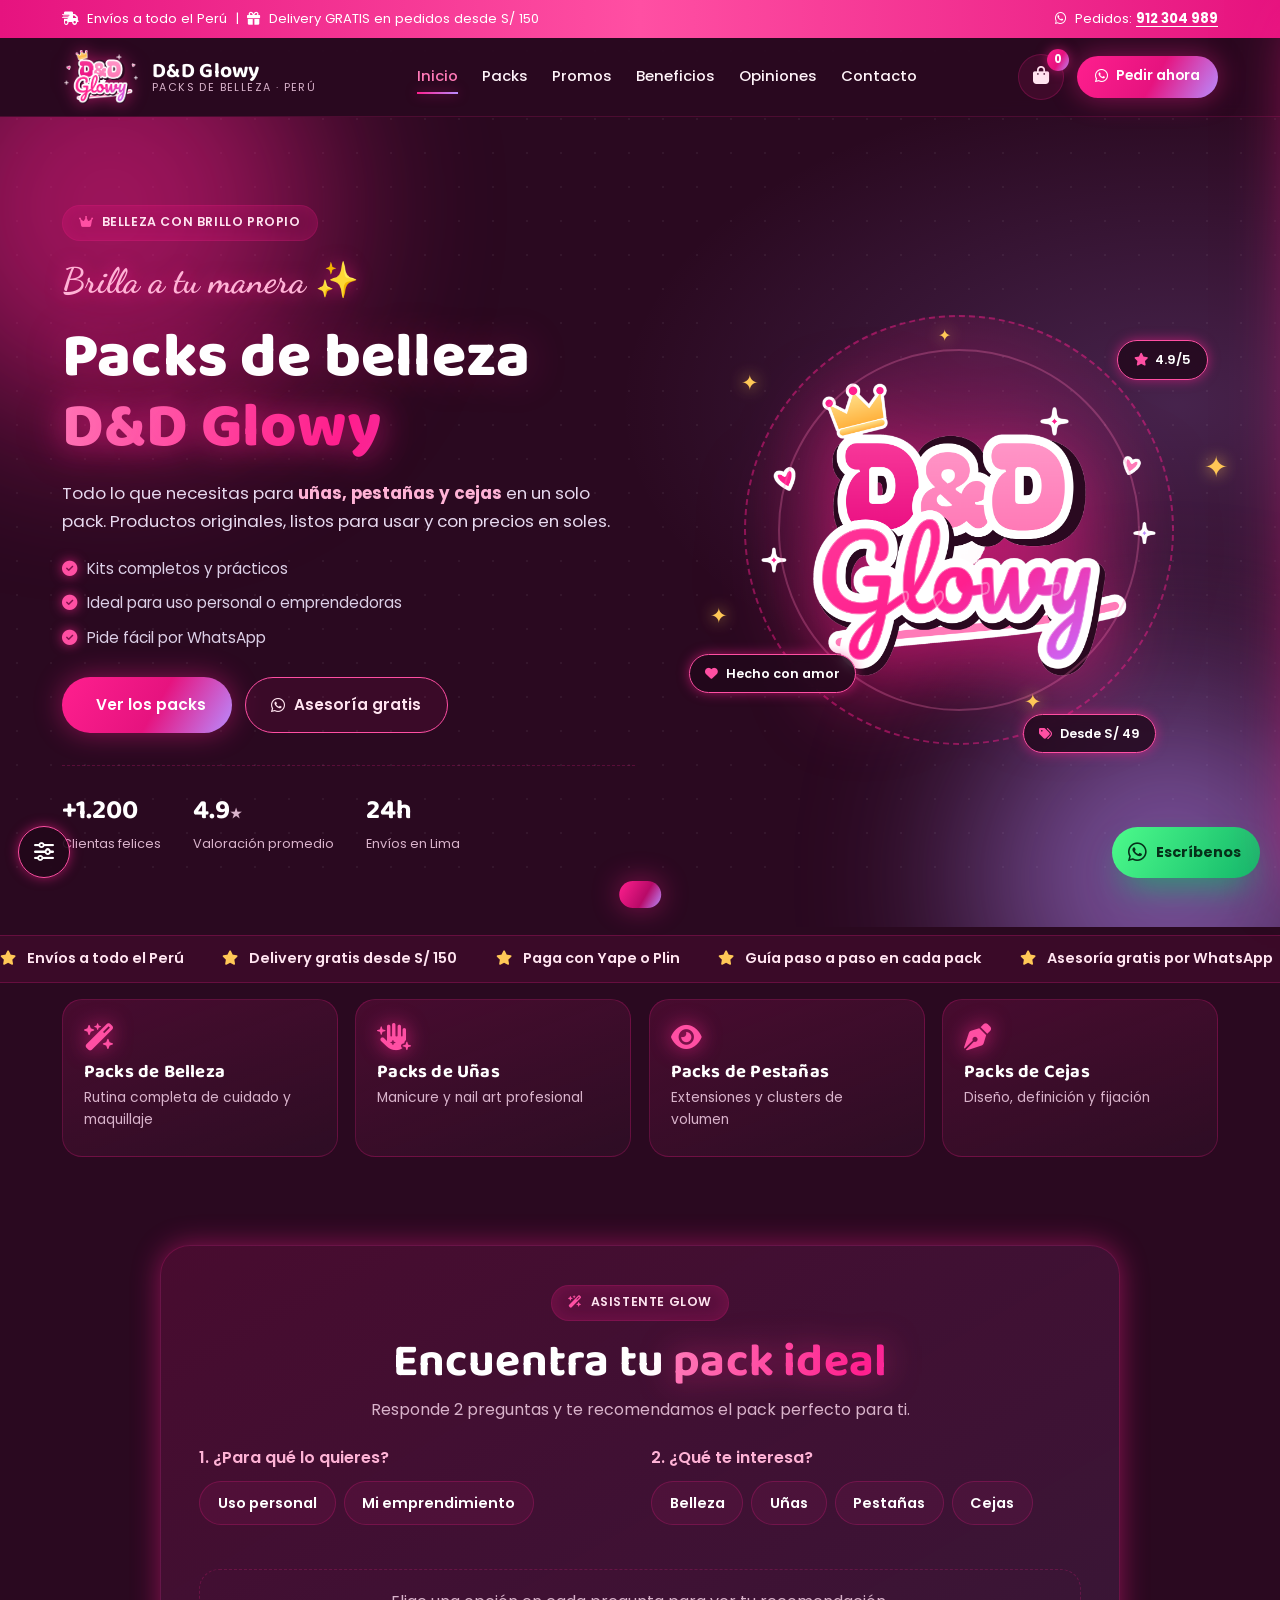
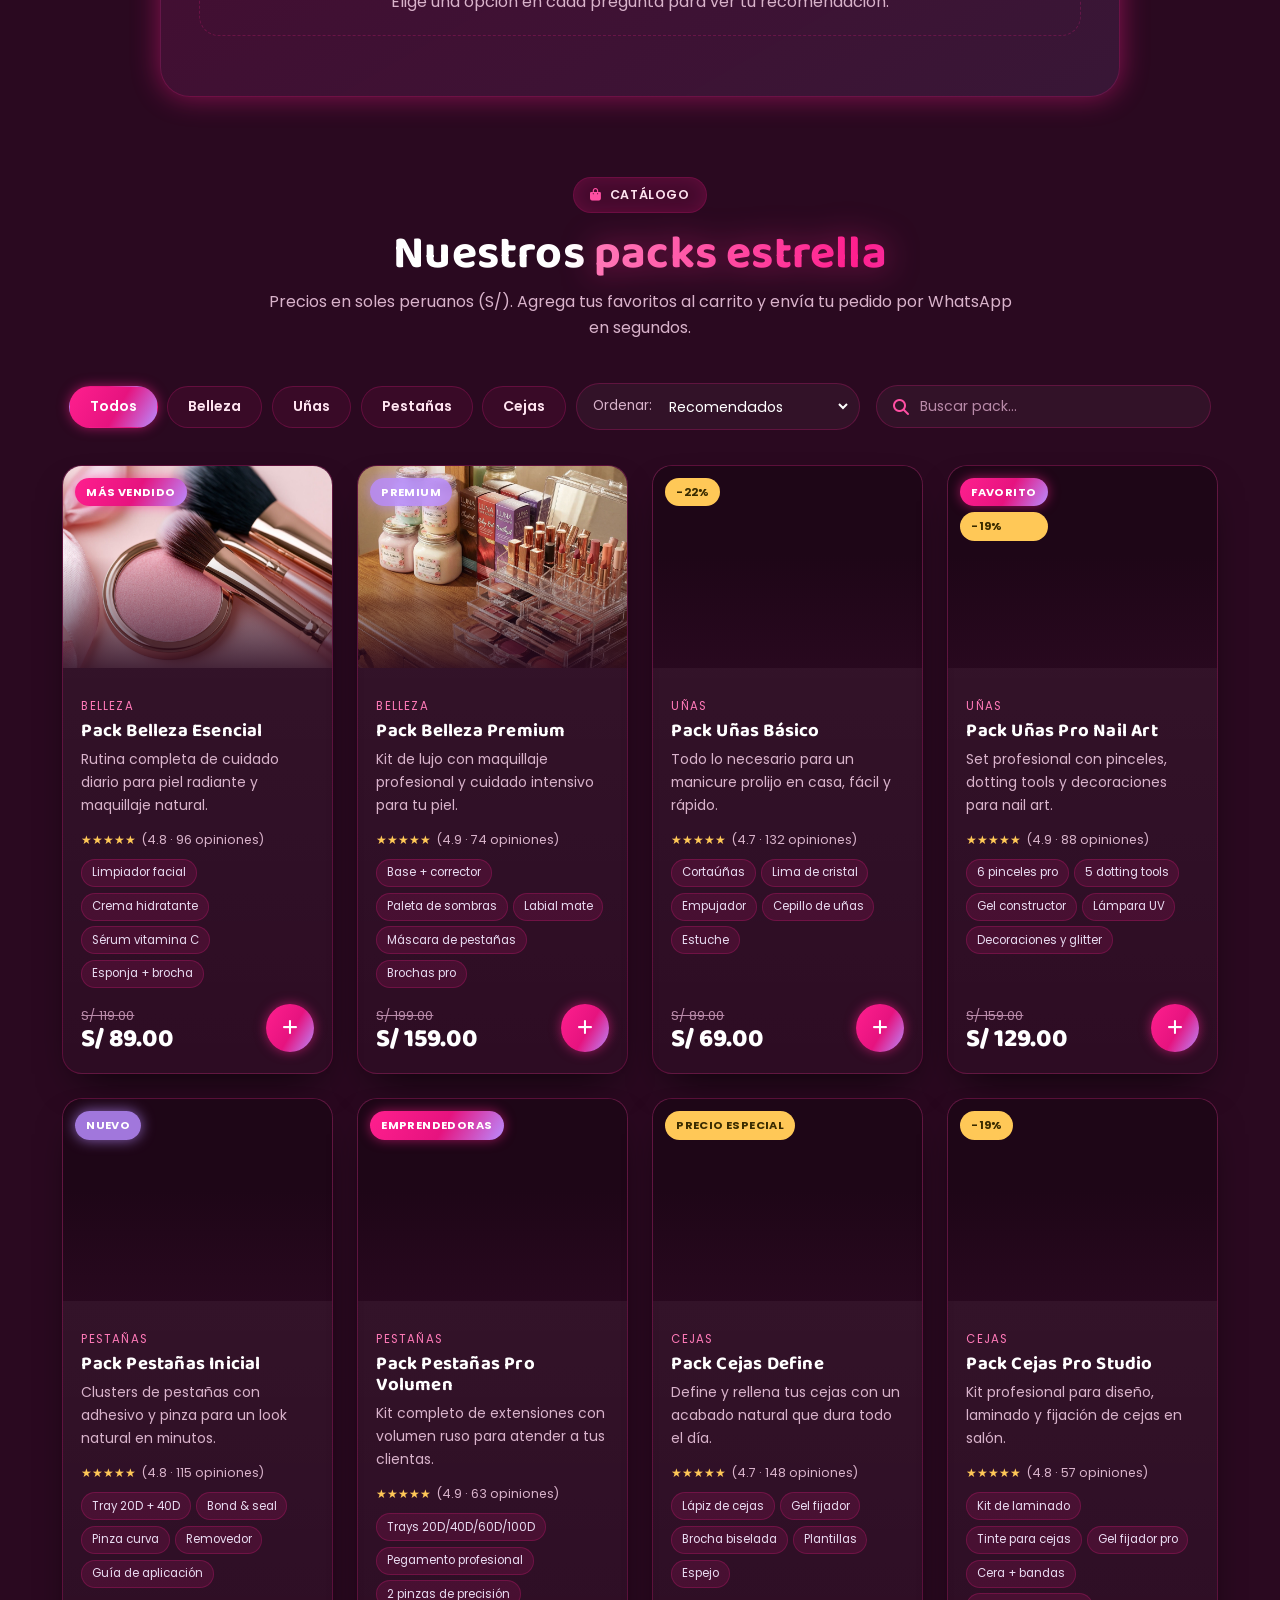
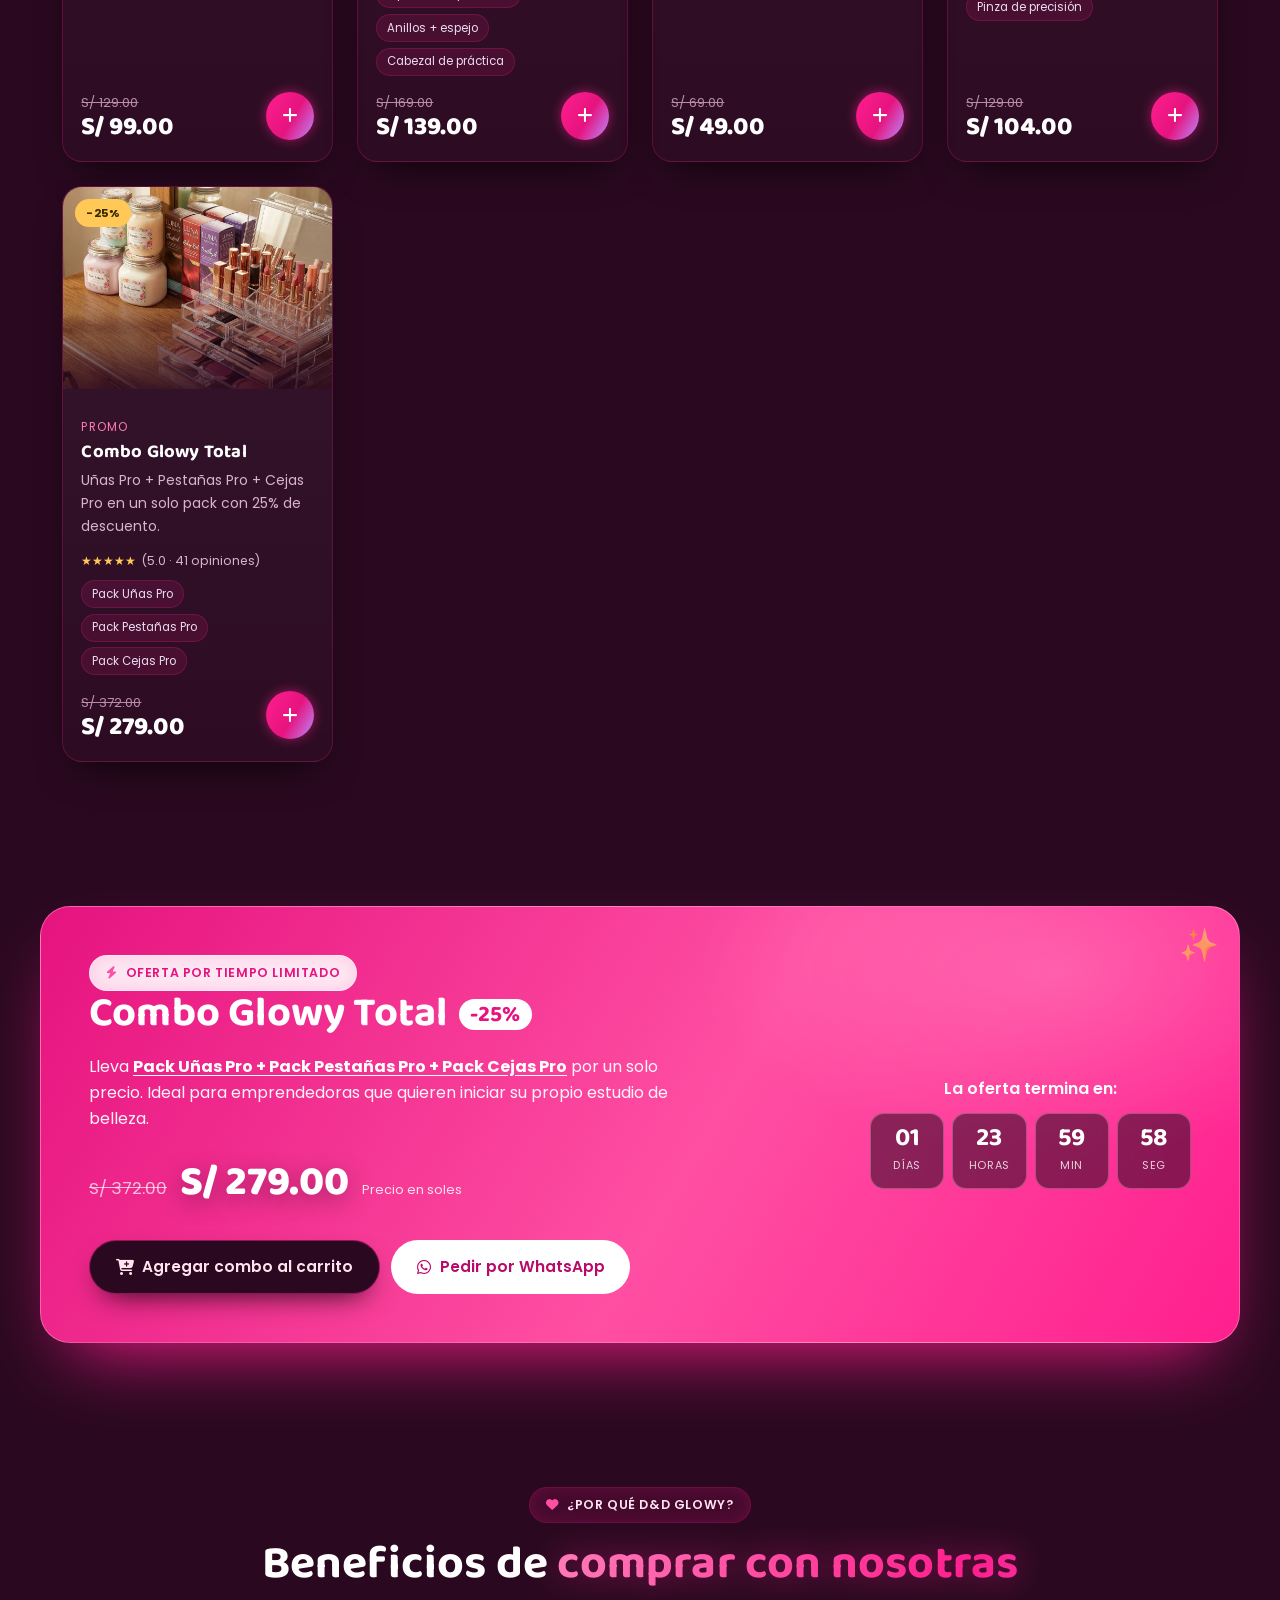
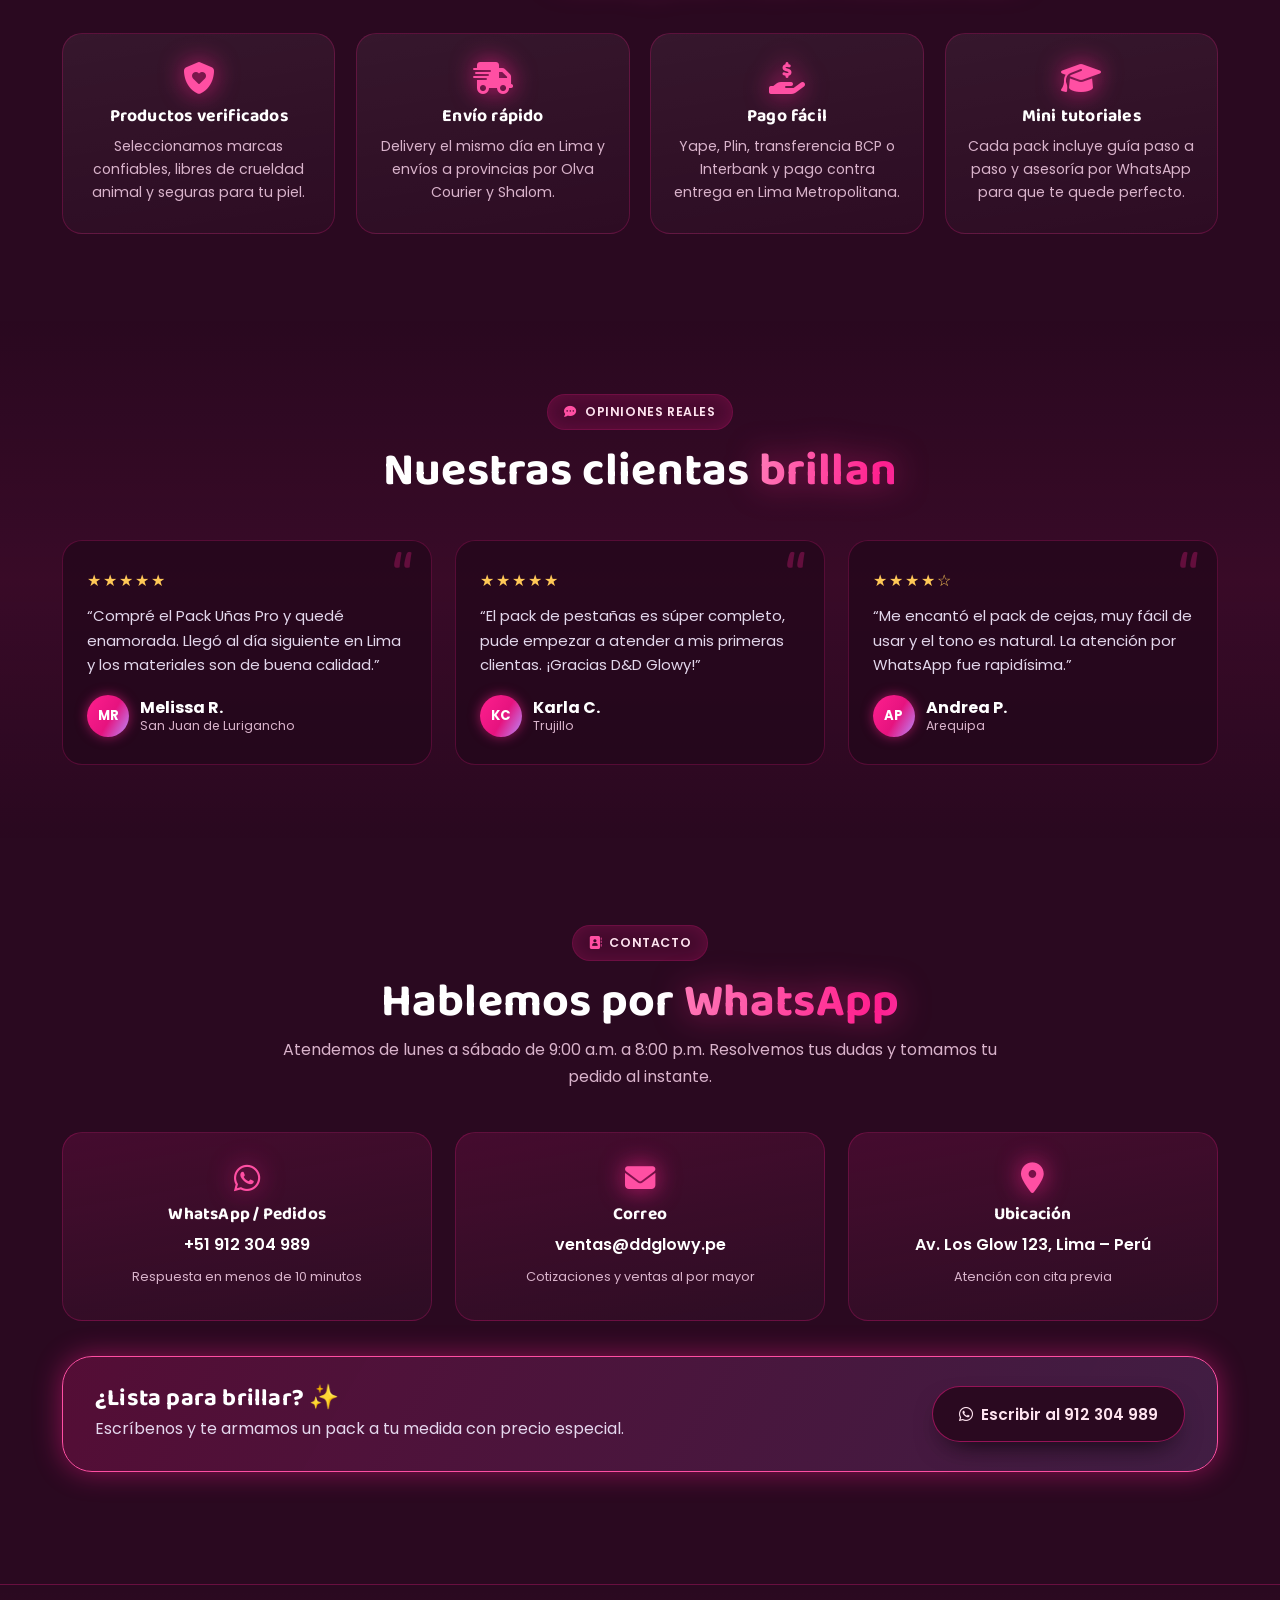
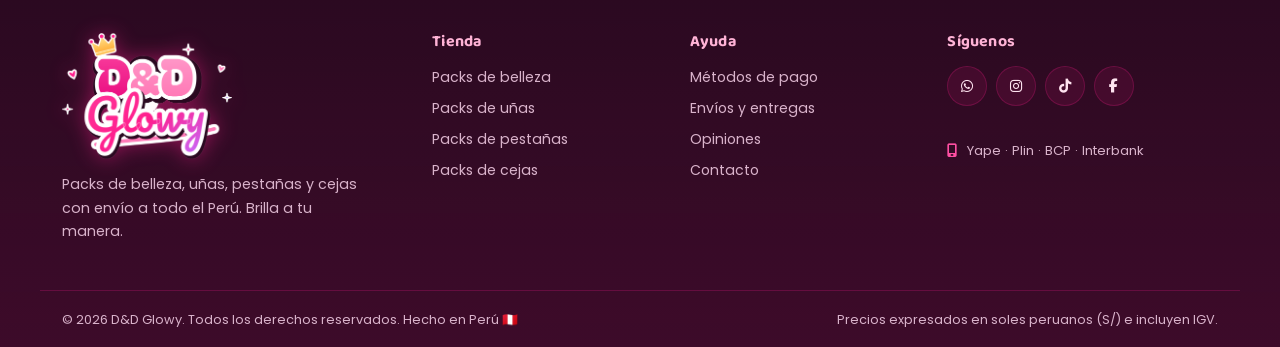
<file: dd-glowy-tienda.html>
<!DOCTYPE html>
<html lang="es">
<head>
<meta charset="UTF-8" />
<meta name="viewport" content="width=device-width, initial-scale=1.0" />
<title>D&D Glowy | Packs de Belleza, Uñas, Pestañas y Cejas en Perú</title>
<meta name="description" content="D&D Glowy - Tienda de packs de belleza en Perú. Packs para uñas, pestañas y cejas con envío a todo el país. Precios en soles. Pide por WhatsApp 912304989." />
<meta name="theme-color" content="#2A0920" />
<script>
/* Aplica las preferencias guardadas ANTES de pintar la página (evita parpadeos) */
try{
  var __p=JSON.parse(localStorage.getItem("ddglowy_prefs_v1")||"{}"),__r=document.documentElement;
  __r.dataset.theme=__p.theme||"dark";
  __r.dataset.text=__p.text||"md";
  __r.dataset.font=__p.font||"glowy";
  __r.dataset.motion=__p.motion||((window.matchMedia&&matchMedia("(prefers-reduced-motion: reduce)").matches)?"reduce":"full");
}catch(e){}
</script>
<link rel="icon" href="images/logo-dd-glowy.png" />
<link rel="preconnect" href="https://fonts.googleapis.com" />
<link rel="preconnect" href="https://fonts.gstatic.com" crossorigin />
<link href="https://fonts.googleapis.com/css2?family=Baloo+2:wght@500;600;700;800&family=Poppins:wght@300;400;500;600;700&family=Lexend:wght@400;500;600&family=Dancing+Script:wght@600;700&display=swap" rel="stylesheet" />
<link rel="stylesheet" href="https://cdn.jsdelivr.net/npm/@fortawesome/fontawesome-free@6.4.0/css/all.min.css" />
<link rel="stylesheet" href="https://cdn.jsdelivr.net/npm/aos@2.3.4/dist/aos.css" />
<style>
/* ============================================================
   D&D GLOWY · Estilos (todo en un solo archivo)
   Tema: "Glow Pink" — rosa, lila y dorado del logotipo + fondo ciruela
   ============================================================ */
:root{
  --pink-50: #fff4f9;--pink-100: #FFE4F0;--pink-200: #ffb3d6;--pink-300: #FF7AB8;
  --pink-400: #ff4fa3;--pink-500: #FF1F8E;--pink-600: #e6137f;--pink-700: #b80a68;
  --lilac: #B98CFF;
  --lilac-300: #d3b8ff;
  --gold: #FFC857;
  --plum: #2A0920;
  --ink-900: #2A0920;--ink-800: #340d29;--ink-700: #3f1432;--ink-600: #4b1c3d;--ink-500: #5c2549;
  --white:#ffffff;--muted:#d9b3cb;--line:rgba(255,31,142,.22);
  --glow-sm:0 0 12px rgba(255,31,142,.55);--glow-md:0 0 28px rgba(255,31,142,.45);--glow-lg:0 0 60px rgba(255,31,142,.35);
  --radius-sm:12px;--radius:20px;--radius-lg:30px;
  --font-display:"Baloo 2","Trebuchet MS",sans-serif;--font-body:"Poppins","Segoe UI",sans-serif;
  --shadow-card:0 18px 40px -18px rgba(0,0,0,.85);--maxw:1200px;--header-h:78px;
}
*,*::before,*::after{box-sizing:border-box}
html{scroll-behavior:smooth;-webkit-text-size-adjust:100%}
body{margin:0;font-family:var(--font-body);font-size:16px;line-height:1.65;color:var(--white);
  background:radial-gradient(1100px 600px at 12% -8%,rgba(255,31,142,.22),transparent 60%),
  radial-gradient(900px 520px at 92% 6%, rgba(185,140,255,.20),transparent 62%),var(--ink-900);overflow-x:hidden}
body::before{content:"";position:fixed;inset:0;background-image:radial-gradient(rgba(255,255,255,.055) 1px,transparent 1px);background-size:34px 34px;pointer-events:none;z-index:0}
img{max-width:100%;display:block}
a{color:inherit;text-decoration:none}
button{font-family:inherit;cursor:pointer;border:0;background:none;color:inherit}
ul{margin:0;padding:0;list-style:none}
h1,h2,h3,h4{font-family:var(--font-display);line-height:1.12;margin:0 0 .5rem;letter-spacing:.2px}
::selection{background:var(--pink-500);color:#fff}
::-webkit-scrollbar{width:11px}
::-webkit-scrollbar-track{background:var(--ink-800)}
::-webkit-scrollbar-thumb{background:linear-gradient(var(--pink-500),var(--pink-700));border-radius:20px;border:2px solid var(--ink-800)}
.container{width:100%;max-width:var(--maxw);margin:0 auto;padding:0 22px;position:relative;z-index:1}
.text-glow{background:linear-gradient(100deg,var(--pink-300),var(--pink-500) 45%,var(--lilac));-webkit-background-clip:text;background-clip:text;color:transparent;filter:drop-shadow(0 0 16px rgba(255,31,142,.5))}
.chip{display:inline-flex;align-items:center;gap:.5rem;padding:.42rem 1rem;border-radius:999px;font-size:.78rem;font-weight:600;letter-spacing:.6px;text-transform:uppercase;color:var(--pink-100);background:rgba(255,31,142,.12);border:1px solid var(--line);box-shadow:inset 0 0 18px rgba(255,31,142,.16)}
.chip i{color:var(--pink-400)}
.chip--light{background:rgba(255,255,255,.9);color:var(--pink-600);border-color:transparent}
.btn{display:inline-flex;align-items:center;justify-content:center;gap:.55rem;padding:.9rem 1.6rem;border-radius:999px;font-weight:600;font-size:.96rem;transition:transform .25s ease,box-shadow .25s ease,background .25s ease,color .25s ease;white-space:nowrap;position:relative;overflow:hidden}
.btn i{font-size:1.05em}
.btn--sm{padding:.6rem 1.1rem;font-size:.86rem}
.btn--block{width:100%}
.btn--primary{color:#fff;background:linear-gradient(120deg,var(--pink-500),var(--pink-600) 55%,var(--lilac));box-shadow:var(--glow-md)}
.btn--primary:hover{transform:translateY(-3px) scale(1.02);box-shadow:var(--glow-lg)}
.btn--ghost{color:var(--pink-100);border:1.6px solid var(--pink-400);background:rgba(255,31,142,.08)}
.btn--ghost:hover{background:rgba(255,31,142,.2);transform:translateY(-3px)}
.btn--dark{color:var(--pink-100);background:var(--ink-900);border:1.6px solid rgba(255,31,142,.5);box-shadow:0 12px 30px -14px #000}
.btn--dark:hover{transform:translateY(-3px);box-shadow:var(--glow-md)}
.btn--light{color:var(--pink-700);background:#fff}
.btn--light:hover{transform:translateY(-3px);box-shadow:0 12px 30px -10px rgba(0,0,0,.6)}
.btn--whatsapp{color:#06301a;background:linear-gradient(120deg,#4dfb8b,#12b76a);box-shadow:0 14px 32px -14px rgba(18,183,106,.8)}
.btn--whatsapp:hover{transform:translateY(-3px);box-shadow:0 18px 40px -12px rgba(18,183,106,.9)}
.topbar{background:linear-gradient(90deg,var(--pink-600),var(--pink-400),var(--pink-600));color:#fff;font-size:.82rem;position:relative;z-index:60}
.topbar__inner{display:flex;align-items:center;justify-content:space-between;gap:1rem;padding-top:.5rem;padding-bottom:.5rem}
.topbar p{margin:0}
.topbar i{margin-right:.3rem}
.topbar a{font-weight:700;text-decoration:underline;text-underline-offset:3px}
.topbar__phone{white-space:nowrap}
.header{position:sticky;top:0;z-index:50;backdrop-filter:blur(14px);background:rgba(42,9,32,.82);border-bottom:1px solid rgba(255,31,142,.16);transition:box-shadow .3s ease,background .3s ease}
.header.is-stuck{box-shadow:0 14px 34px -20px rgba(255,31,142,.9);background:rgba(42,9,32,.95)}
.header__inner{display:flex;align-items:center;justify-content:space-between;gap:1.2rem;min-height:var(--header-h)}
.brand{display:flex;align-items:center;gap:.75rem}
.brand__logo{width:78px;height:54px;object-fit:contain;filter:drop-shadow(0 0 8px rgba(255,31,142,.55))}
.brand__text{display:flex;flex-direction:column;line-height:1.05}
.brand__text strong{font-family:var(--font-display);font-size:1.32rem;letter-spacing:.3px}
.brand__text small{font-size:.68rem;color:var(--muted);letter-spacing:1.4px;text-transform:uppercase}
.nav{display:flex;align-items:center;gap:1.5rem}
.nav__link{font-size:.93rem;font-weight:500;color:var(--pink-50);position:relative;padding:.3rem 0;transition:color .2s ease}
.nav__link::after{content:"";position:absolute;left:0;bottom:0;height:2px;width:0;background:linear-gradient(90deg,var(--pink-500),var(--lilac));box-shadow:var(--glow-sm);transition:width .3s ease}
.nav__link:hover{color:var(--pink-300)}
.nav__link:hover::after,.nav__link.is-active::after{width:100%}
.nav__link.is-active{color:var(--pink-300)}
.header__actions{display:flex;align-items:center;gap:.8rem}
.cart-btn{position:relative;width:46px;height:46px;border-radius:50%;display:grid;place-items:center;font-size:1.15rem;color:var(--pink-100);border:1.6px solid var(--line);background:rgba(255,31,142,.1);transition:transform .2s ease,box-shadow .2s ease}
.cart-btn:hover{transform:translateY(-2px);box-shadow:var(--glow-sm)}
.cart-btn__count{position:absolute;top:-6px;right:-6px;min-width:22px;height:22px;padding:0 5px;border-radius:999px;background:linear-gradient(120deg,var(--pink-500),var(--pink-600) 55%,var(--lilac));color:#fff;font-size:.72rem;font-weight:700;display:grid;place-items:center;box-shadow:var(--glow-sm)}
.cart-btn__count.is-bump{animation:bump .45s ease}
@keyframes bump{0%{transform:scale(1)}40%{transform:scale(1.45)}100%{transform:scale(1)}}
.burger{display:none;flex-direction:column;gap:5px;padding:.55rem;border-radius:12px;border:1.6px solid var(--line)}
.burger span{display:block;width:22px;height:2.4px;border-radius:4px;background:var(--pink-200);transition:transform .3s ease,opacity .3s ease}
.burger.is-open span:nth-child(1){transform:translateY(7.4px) rotate(45deg)}
.burger.is-open span:nth-child(2){opacity:0}
.burger.is-open span:nth-child(3){transform:translateY(-7.4px) rotate(-45deg)}
.hero{position:relative;padding:clamp(3rem,7vw,5.5rem) 0 clamp(2.5rem,6vw,4.5rem);overflow:hidden}
.hero__glow{position:absolute;border-radius:50%;filter:blur(90px);opacity:.55;pointer-events:none;animation:pulse 7s ease-in-out infinite}
.hero__glow--one{width:420px;height:420px;background:#FF1F8E;top:-120px;left:-100px}
.hero__glow--two{width:380px;height:380px;background:#B98CFF;bottom:-140px;right:-80px;animation-delay:2.5s}
@keyframes pulse{0%,100%{transform:scale(1);opacity:.5}50%{transform:scale(1.16);opacity:.75}}
.hero__inner{display:grid;grid-template-columns:1.05fr .95fr;align-items:center;gap:clamp(2rem,5vw,4rem)}
.hero__title{font-size:clamp(2.3rem,5.4vw,3.9rem);font-weight:800;margin:.9rem 0 1rem;text-shadow:0 0 40px rgba(255,31,142,.25)}
.hero__lead{font-size:1.05rem;color:#e7d9ef;max-width:54ch;margin:0 0 1.3rem}
.hero__lead strong{color:var(--pink-200)}
.hero__list{display:grid;gap:.55rem;margin-bottom:1.7rem}
.hero__list li{display:flex;align-items:center;gap:.6rem;color:#dccfe6;font-size:.96rem}
.hero__list i{color:var(--pink-400);filter:drop-shadow(0 0 6px rgba(255,31,142,.8))}
.hero__cta{display:flex;flex-wrap:wrap;gap:.8rem;margin-bottom:2rem}
.hero__stats{display:flex;gap:2rem;flex-wrap:wrap;padding-top:1.4rem;border-top:1px dashed var(--line)}
.hero__stats div{display:flex;flex-direction:column}
.hero__stats strong{font-family:var(--font-display);font-size:1.7rem;color:#fff}
.hero__stats span{font-size:.8rem;color:var(--muted)}
.star{color:#FFC857}
.hero__art{position:relative;display:grid;place-items:center;min-height:360px}
.hero__logo-wrap{position:relative;width:min(100%,430px);aspect-ratio:1;border-radius:50%;display:grid;place-items:center;background:radial-gradient(circle at 50% 40%,rgba(255,31,142,.35),transparent 68%)}
.hero__logo-wrap::before,.hero__logo-wrap::after{content:"";position:absolute;inset:0;border-radius:50%;border:2px dashed rgba(255,31,142,.45);animation:spin 26s linear infinite}
.hero__logo-wrap::after{inset:34px;border-style:solid;border-color:rgba(255,122,184,.28);animation-direction:reverse;animation-duration:34s}
@keyframes spin{to{transform:rotate(360deg)}}
.hero__logo{width:92%;filter:drop-shadow(0 24px 38px rgba(255,31,142,.55));animation:floaty 5.5s ease-in-out infinite}
@keyframes floaty{0%,100%{transform:translateY(0) rotate(-1deg)}50%{transform:translateY(-16px) rotate(1deg)}}
.float-tag{position:absolute;padding:.5rem .95rem;border-radius:999px;font-size:.8rem;font-weight:600;color:#fff;background:rgba(34,8,27,.82);border:1.4px solid var(--pink-400);box-shadow:var(--glow-sm);backdrop-filter:blur(6px);animation:floaty 4.6s ease-in-out infinite}
.float-tag i{color:var(--pink-400);margin-right:.3rem}
.float-tag--1{top:6%;right:2%}
.float-tag--2{bottom:12%;left:-2%;animation-delay:1.1s}
.float-tag--3{bottom:-2%;right:12%;animation-delay:2s}
.categories{padding:1rem 0 .5rem}
.categories__grid{display:grid;grid-template-columns:repeat(4,1fr);gap:1.1rem}
.cat-card{padding:1.5rem 1.3rem;border-radius:var(--radius);background:linear-gradient(160deg,rgba(255,31,142,.14),rgba(255,255,255,.02));border:1px solid var(--line);text-align:left;cursor:pointer;transition:transform .28s ease,box-shadow .28s ease,border-color .28s ease}
.cat-card:hover{transform:translateY(-8px);box-shadow:var(--glow-md);border-color:var(--pink-400)}
.cat-card i{font-size:1.7rem;color:var(--pink-400);margin-bottom:.7rem;filter:drop-shadow(0 0 10px rgba(255,31,142,.8))}
.cat-card h3{font-size:1.15rem;margin-bottom:.25rem}
.cat-card p{margin:0;font-size:.86rem;color:var(--muted)}
.section{padding:clamp(3rem,7vw,5rem) 0;position:relative}
.section--alt{background:linear-gradient(180deg,transparent,rgba(255,31,142,.07),transparent)}
.section__head{text-align:center;max-width:760px;margin:0 auto 2.6rem}
.section__title{font-size:clamp(1.9rem,4vw,2.9rem);margin-top:1rem}
.section__sub{color:var(--muted);font-size:1rem;margin:.4rem 0 0}
.filters{display:flex;flex-wrap:wrap;align-items:center;justify-content:center;gap:.6rem;margin-bottom:2.2rem}
.filter{padding:.6rem 1.25rem;border-radius:999px;font-size:.88rem;font-weight:600;color:var(--pink-100);border:1.5px solid var(--line);background:rgba(255,31,142,.07);transition:all .25s ease}
.filter:hover{background:rgba(255,31,142,.2);transform:translateY(-2px)}
.filter.is-active{color:#fff;background:linear-gradient(120deg,var(--pink-500),var(--pink-600) 55%,var(--lilac));border-color:transparent;box-shadow:var(--glow-sm)}
.filters__search{display:flex;align-items:center;gap:.55rem;padding:.55rem 1rem;border-radius:999px;border:1.5px solid var(--line);background:rgba(255,255,255,.04);margin-left:.4rem}
.filters__search i{color:var(--pink-400)}
.filters__search input{border:0;outline:0;background:transparent;color:#fff;font-family:inherit;font-size:.88rem;min-width:190px}
.filters__search input::placeholder{color:#b98aa9}
.grid-products{display:grid;grid-template-columns:repeat(auto-fill,minmax(260px,1fr));gap:1.5rem}
.product{position:relative;display:flex;flex-direction:column;border-radius:var(--radius);overflow:hidden;background:linear-gradient(180deg,rgba(255,255,255,.055),rgba(255,255,255,.015));border:1px solid var(--line);box-shadow:var(--shadow-card);transition:transform .3s ease,box-shadow .3s ease,border-color .3s ease;animation:fadeUp .5s ease both}
@keyframes fadeUp{from{opacity:0;transform:translateY(18px)}to{opacity:1;transform:translateY(0)}}
.product:hover{transform:translateY(-8px);border-color:var(--pink-400);box-shadow:0 26px 55px -22px rgba(255,31,142,.85)}
.product__media{position:relative;overflow:hidden;aspect-ratio:4/3;background:#1e0617}
.product__media img{width:100%;height:100%;object-fit:cover;transition:transform .55s ease}
.product:hover .product__media img{transform:scale(1.09)}
.product__media::after{content:"";position:absolute;inset:0;background:linear-gradient(180deg,transparent 45%,rgba(42,9,32,.85))}
.product__badges{position:absolute;top:.75rem;left:.75rem;display:flex;flex-direction:column;gap:.4rem;z-index:2}
.badge{padding:.3rem .7rem;border-radius:999px;font-size:.7rem;font-weight:700;letter-spacing:.4px;text-transform:uppercase;color:#fff;backdrop-filter:blur(4px)}
.badge--new{background:rgba(185,140,255,.85);box-shadow:0 0 14px rgba(185,140,255,.7)}
.badge--hot{background:linear-gradient(120deg,var(--pink-500),var(--pink-600) 55%,var(--lilac));box-shadow:var(--glow-sm)}
.badge--off{background:#FFC857;color:#3a2c00}
.product__body{padding:1.1rem 1.15rem 1.35rem;display:flex;flex-direction:column;flex:1}
.product__cat{font-size:.72rem;letter-spacing:1.2px;text-transform:uppercase;color:var(--pink-300);margin-bottom:.3rem}
.product__name{font-size:1.16rem;margin-bottom:.4rem}
.product__desc{font-size:.87rem;color:var(--muted);margin:0 0 .8rem}
.product__includes{display:flex;flex-wrap:wrap;gap:.35rem;margin-bottom:1rem}
.product__includes span{font-size:.72rem;padding:.22rem .6rem;border-radius:999px;color:#e9dcf2;background:rgba(255,31,142,.12);border:1px solid var(--line)}
.product__foot{margin-top:auto;display:flex;align-items:flex-end;justify-content:space-between;gap:.6rem}
.product__prices{display:flex;flex-direction:column}
.price-old{font-size:.82rem;color:#b98aa9;text-decoration:line-through}
.price-now{font-family:var(--font-display);font-size:1.6rem;font-weight:800;color:#fff;line-height:1}
.price-now small{font-size:.62em;color:var(--pink-300)}
.product__add{width:48px;height:48px;border-radius:50%;display:grid;place-items:center;font-size:1.05rem;color:#fff;background:linear-gradient(120deg,var(--pink-500),var(--pink-600) 55%,var(--lilac));box-shadow:var(--glow-sm);transition:transform .22s ease,box-shadow .22s ease;flex-shrink:0}
.product__add:hover{transform:scale(1.12) rotate(-8deg);box-shadow:var(--glow-lg)}
.product__rating{display:flex;align-items:center;gap:.3rem;font-size:.78rem;color:#FFC857;margin-bottom:.55rem}
.product__rating span{color:var(--muted)}
.empty-state{text-align:center;color:var(--muted);padding:2.5rem 1rem;border:1px dashed var(--line);border-radius:var(--radius)}
.empty-state i{color:var(--pink-400);margin-right:.4rem}
.promo{padding:clamp(2.5rem,6vw,4rem) 0}
.promo__inner{display:grid;grid-template-columns:1.4fr .6fr;gap:2rem;align-items:center;padding:clamp(1.8rem,4vw,3rem);border-radius:var(--radius-lg);background:radial-gradient(600px 300px at 85% 15%,rgba(255,255,255,.18),transparent 60%),linear-gradient(120deg,var(--pink-600),var(--pink-400) 55%,var(--pink-500));box-shadow:0 34px 70px -30px rgba(255,31,142,.95);border:1px solid rgba(255,255,255,.28);position:relative;overflow:hidden}
.promo__inner::after{content:"✨";position:absolute;top:12px;right:20px;font-size:2rem;opacity:.55}
.promo__text h2{font-size:clamp(1.7rem,3.6vw,2.6rem);color:#fff;display:flex;align-items:center;gap:.7rem;flex-wrap:wrap}
.promo__off{font-size:.55em;padding:.18rem .7rem;border-radius:999px;background:#fff;color:var(--pink-600)}
.promo__text p{color:rgba(255,255,255,.95);max-width:60ch}
.promo__text strong{color:#fff;text-decoration:underline;text-underline-offset:3px}
.promo__price{display:flex;align-items:baseline;gap:.8rem;flex-wrap:wrap;margin:1rem 0 1.4rem}
.promo__price .price-old{color:rgba(255,255,255,.7);font-size:1.05rem}
.promo__price .price-new{font-family:var(--font-display);font-size:2.6rem;font-weight:800;color:#fff;text-shadow:0 6px 24px rgba(0,0,0,.35)}
.promo__price small{color:rgba(255,255,255,.85);font-size:.8rem}
.promo__cta{display:flex;flex-wrap:wrap;gap:.7rem}
.promo__timer{text-align:center}
.promo__timer>p{color:#fff;font-weight:600;margin-bottom:.7rem}
.timer{display:grid;grid-template-columns:repeat(4,1fr);gap:.5rem}
.timer div{background:rgba(42,9,32,.55);border:1px solid rgba(255,255,255,.25);border-radius:14px;padding:.7rem .3rem;backdrop-filter:blur(6px)}
.timer strong{display:block;font-family:var(--font-display);font-size:1.6rem;color:#fff;line-height:1}
.timer span{font-size:.68rem;color:rgba(255,255,255,.8);text-transform:uppercase;letter-spacing:.6px}
.benefits{display:grid;grid-template-columns:repeat(4,1fr);gap:1.3rem}
.benefit{padding:1.8rem 1.4rem;border-radius:var(--radius);background:linear-gradient(170deg,rgba(255,255,255,.06),rgba(255,255,255,.015));border:1px solid var(--line);text-align:center;transition:transform .28s ease,box-shadow .28s ease}
.benefit:hover{transform:translateY(-7px);box-shadow:var(--glow-md)}
.benefit i{font-size:2rem;color:var(--pink-400);margin-bottom:.8rem;filter:drop-shadow(0 0 12px rgba(255,31,142,.85))}
.benefit h3{font-size:1.1rem}
.benefit p{font-size:.88rem;color:var(--muted);margin:0}
.testimonials{display:grid;grid-template-columns:repeat(3,1fr);gap:1.4rem}
.testimonial{padding:1.7rem 1.5rem;border-radius:var(--radius);background:rgba(34,8,27,.72);border:1px solid var(--line);position:relative;transition:transform .28s ease,box-shadow .28s ease}
.testimonial:hover{transform:translateY(-6px);box-shadow:var(--glow-md)}
.testimonial::before{content:"\201C";position:absolute;top:.1rem;right:1.2rem;font-family:var(--font-display);font-size:4.6rem;color:rgba(255,31,142,.28);line-height:1}
.testimonial__stars{color:#FFC857;letter-spacing:2px;margin-bottom:.6rem}
.testimonial p{font-size:.93rem;color:#e3d7ec;margin:0 0 1.1rem}
.testimonial footer{display:flex;align-items:center;gap:.7rem}
.avatar{width:42px;height:42px;border-radius:50%;display:grid;place-items:center;font-weight:700;font-size:.82rem;color:#fff;background:linear-gradient(120deg,var(--pink-500),var(--pink-600) 55%,var(--lilac));box-shadow:var(--glow-sm);flex-shrink:0}
.testimonial footer span:last-child{display:flex;flex-direction:column;line-height:1.25}
.testimonial footer small{color:var(--muted);font-size:.78rem}
.contact{display:grid;grid-template-columns:repeat(3,1fr);gap:1.4rem;margin-bottom:2.2rem}
.contact__card{padding:1.9rem 1.5rem;border-radius:var(--radius);text-align:center;background:linear-gradient(170deg,rgba(255,31,142,.13),rgba(255,255,255,.02));border:1px solid var(--line);transition:transform .28s ease,box-shadow .28s ease}
.contact__card:hover{transform:translateY(-7px);box-shadow:var(--glow-md)}
.contact__card i{font-size:1.9rem;color:var(--pink-400);margin-bottom:.7rem;filter:drop-shadow(0 0 12px rgba(255,31,142,.85))}
.contact__card h3{font-size:1.08rem}
.contact__card p{margin:.2rem 0 .3rem;font-weight:600}
.contact__card a:hover{color:var(--pink-300)}
.contact__card small{color:var(--muted);font-size:.8rem}
.contact__banner{display:flex;align-items:center;justify-content:space-between;gap:1.5rem;flex-wrap:wrap;padding:1.8rem 2rem;border-radius:var(--radius-lg);background:linear-gradient(120deg,rgba(255,31,142,.2),rgba(185,140,255,.16));border:1px solid var(--pink-400);box-shadow:var(--glow-md)}
.contact__banner h3{font-size:1.5rem;margin-bottom:.2rem}
.contact__banner p{margin:0;color:#e5d8ee}
.footer{margin-top:2rem;padding-top:3rem;background:linear-gradient(180deg,transparent,rgba(255,31,142,.09));border-top:1px solid var(--line)}
.footer__inner{display:grid;grid-template-columns:1.5fr 1fr 1fr 1.2fr;gap:2rem;padding-bottom:2rem}
.footer__brand img{width:170px;margin-bottom:.9rem;filter:drop-shadow(0 0 10px rgba(255,31,142,.45))}
.footer__brand p{color:var(--muted);font-size:.89rem;max-width:34ch}
.footer__col{display:flex;flex-direction:column;gap:.5rem}
.footer__col h4{font-size:1rem;margin-bottom:.4rem;color:var(--pink-200)}
.footer__col a{color:var(--muted);font-size:.88rem;transition:color .2s ease,padding-left .2s ease}
.footer__col a:hover{color:var(--pink-300);padding-left:4px}
.socials{display:flex;gap:.55rem;margin-bottom:.8rem}
.socials a{width:40px;height:40px;border-radius:50%;display:grid;place-items:center;color:var(--pink-100);border:1.5px solid var(--line);background:rgba(255,31,142,.1);transition:transform .22s ease,box-shadow .22s ease}
.socials a:hover{transform:translateY(-4px);box-shadow:var(--glow-sm)}
.footer__pay{color:var(--muted);font-size:.82rem}
.footer__pay i{color:var(--pink-400);margin-right:.35rem}
.footer__bottom{display:flex;align-items:center;justify-content:space-between;gap:1rem;flex-wrap:wrap;padding:1.1rem 22px;border-top:1px solid var(--line);font-size:.8rem;color:var(--muted)}
.footer__bottom p{margin:0}
.whatsapp-float{position:fixed;right:20px;bottom:22px;z-index:70;display:inline-flex;align-items:center;gap:.55rem;padding:.85rem 1.2rem .85rem 1rem;border-radius:999px;font-weight:700;font-size:.9rem;color:#06301a;background:linear-gradient(120deg,#4dfb8b,#12b76a);box-shadow:0 16px 34px -12px rgba(18,183,106,.95);animation:pulseGlow 2.4s ease-in-out infinite}
.whatsapp-float i{font-size:1.35rem}
.whatsapp-float:hover{transform:translateY(-3px) scale(1.03)}
@keyframes pulseGlow{0%,100%{box-shadow:0 16px 34px -12px rgba(18,183,106,.9)}50%{box-shadow:0 16px 40px -6px rgba(77,251,139,.95)}}
.cart-overlay{position:fixed;inset:0;z-index:90;background:rgba(20,3,14,.72);backdrop-filter:blur(3px);animation:fadeIn .25s ease}
@keyframes fadeIn{from{opacity:0}to{opacity:1}}
.cart{position:fixed;top:0;right:0;z-index:95;width:min(420px,100%);height:100%;display:flex;flex-direction:column;background:linear-gradient(180deg,var(--ink-800),var(--ink-900));border-left:1px solid var(--line);box-shadow:-24px 0 60px -20px rgba(255,31,142,.6);transform:translateX(105%);transition:transform .38s cubic-bezier(.2,.8,.3,1)}
.cart.is-open{transform:translateX(0)}
.cart__head{display:flex;align-items:center;justify-content:space-between;padding:1.2rem 1.4rem;border-bottom:1px solid var(--line)}
.cart__head h2{font-size:1.25rem;margin:0;display:flex;align-items:center;gap:.55rem}
.cart__head i{color:var(--pink-400)}
.cart__close{width:38px;height:38px;border-radius:50%;display:grid;place-items:center;font-size:1.15rem;border:1.5px solid var(--line);transition:background .2s ease,transform .2s ease}
.cart__close:hover{background:rgba(255,31,142,.2);transform:rotate(90deg)}
.cart__body{flex:1;overflow-y:auto;padding:1rem 1.4rem;display:flex;flex-direction:column;gap:.9rem}
.cart-empty{text-align:center;color:var(--muted);padding:2.5rem .5rem}
.cart-empty i{font-size:2.6rem;color:var(--pink-500);display:block;margin-bottom:.8rem;filter:drop-shadow(0 0 14px rgba(255,31,142,.8))}
.cart-item{display:grid;grid-template-columns:68px 1fr auto;gap:.8rem;align-items:center;padding:.7rem;border-radius:16px;background:rgba(255,255,255,.045);border:1px solid var(--line);animation:fadeUp .35s ease both}
.cart-item img{width:68px;height:68px;border-radius:12px;object-fit:cover}
.cart-item__info h4{font-size:.95rem;margin:0 0 .2rem}
.cart-item__info p{margin:0;font-size:.82rem;color:var(--pink-300);font-weight:600}
.cart-item__qty{display:flex;align-items:center;gap:.45rem;margin-top:.4rem}
.cart-item__qty button{width:26px;height:26px;border-radius:8px;display:grid;place-items:center;font-size:.8rem;background:rgba(255,31,142,.18);border:1px solid var(--line);transition:background .2s ease}
.cart-item__qty button:hover{background:rgba(255,31,142,.4)}
.cart-item__qty span{min-width:20px;text-align:center;font-weight:600;font-size:.9rem}
.cart-item__remove{font-size:.95rem;color:#ff7a9c;padding:.3rem;transition:transform .2s ease}
.cart-item__remove:hover{transform:scale(1.2)}
.cart__foot{padding:1.1rem 1.4rem 1.4rem;border-top:1px solid var(--line);background:rgba(0,0,0,.28)}
.cart__row{display:flex;align-items:center;justify-content:space-between;font-size:.92rem;color:var(--muted);margin-bottom:.35rem}
.cart__row strong{color:#fff}
.cart__row--total{font-size:1.15rem;margin:.6rem 0 .9rem;padding-top:.6rem;border-top:1px dashed var(--line)}
.cart__row--total strong{font-family:var(--font-display);font-size:1.5rem;color:var(--pink-300)}
.cart__field{display:flex;flex-direction:column;gap:.28rem;margin-bottom:.65rem;font-size:.82rem;color:var(--muted)}
.cart__field input{padding:.65rem .9rem;border-radius:12px;border:1.4px solid var(--line);background:rgba(255,255,255,.05);color:#fff;font-family:inherit;font-size:.9rem;outline:none;transition:border-color .2s ease,box-shadow .2s ease}
.cart__field input:focus{border-color:var(--pink-400);box-shadow:0 0 0 3px rgba(255,31,142,.2)}
.cart__field input::placeholder{color:#b98aa9}
.cart__clear{display:block;width:100%;margin-top:.6rem;font-size:.82rem;color:#ff9db5}
.cart__clear:hover{color:#ff5f8b}
.cart__note{font-size:.74rem;color:var(--muted);margin:.6rem 0 0;text-align:center}
.toast{position:fixed;left:50%;bottom:30px;z-index:120;transform:translate(-50%,140%);padding:.85rem 1.3rem;border-radius:999px;font-size:.9rem;font-weight:600;color:#fff;background:linear-gradient(120deg,var(--pink-500),var(--pink-700) 60%,var(--lilac));box-shadow:var(--glow-md);transition:transform .4s cubic-bezier(.2,.8,.3,1);max-width:90vw;text-align:center}
.toast.is-show{transform:translate(-50%,0)}
.toast i{margin-right:.4rem}
.to-top{position:fixed;right:22px;bottom:92px;z-index:65;width:46px;height:46px;border-radius:50%;display:grid;place-items:center;color:#fff;background:rgba(34,8,27,.9);border:1.5px solid var(--pink-400);box-shadow:var(--glow-sm);opacity:0;pointer-events:none;transform:translateY(14px);transition:opacity .3s ease,transform .3s ease}
.to-top.is-show{opacity:1;pointer-events:auto;transform:translateY(0)}
.to-top:hover{background:var(--pink-600)}
.cart__field .req{color:var(--pink-400);font-style:normal}
#send-order:disabled{opacity:.45;cursor:not-allowed;filter:grayscale(.35);box-shadow:none;transform:none}
#send-order:disabled:hover{transform:none;box-shadow:none}
.cart-btn.has-items{animation:cartPulse 2.6s ease-in-out infinite}
@keyframes cartPulse{0%,100%{box-shadow:0 0 0 0 rgba(255,31,142,.55)}50%{box-shadow:0 0 0 9px rgba(255,31,142,0)}}
.modal-overlay{position:fixed;inset:0;z-index:130;display:grid;place-items:center;padding:22px;background:rgba(20,3,14,.78);backdrop-filter:blur(5px);animation:fadeIn .25s ease}
.modal-overlay[hidden]{display:none}
.modal{width:min(460px,100%);text-align:center;padding:2.2rem 1.8rem 1.8rem;border-radius:var(--radius-lg);background:linear-gradient(180deg,var(--ink-700),var(--ink-900));border:1.5px solid var(--pink-400);box-shadow:0 30px 70px -24px rgba(255,31,142,.9);animation:popIn .38s cubic-bezier(.2,.9,.3,1.2)}
@keyframes popIn{from{opacity:0;transform:translateY(20px) scale(.94)}to{opacity:1;transform:translateY(0) scale(1)}}
.modal__icon{display:grid;place-items:center;width:76px;height:76px;margin:0 auto 1rem;border-radius:50%;font-size:2.2rem;color:#fff;background:linear-gradient(120deg,var(--pink-500),var(--pink-600) 55%,var(--lilac));box-shadow:var(--glow-lg)}
.modal h2{font-size:1.6rem;margin-bottom:.5rem}
.modal p{color:var(--muted);font-size:.95rem;margin:0 0 1.4rem}
.modal p strong{color:var(--pink-200)}
.modal__actions{display:flex;flex-direction:column;gap:.6rem}
@media (max-width:1080px){
  .hero__inner{grid-template-columns:1fr;text-align:center}
  .hero__content{order:2}
  .hero__art{order:1;min-height:300px}
  .hero__list li{justify-content:center}
  .hero__cta,.hero__stats{justify-content:center}
  .hero__lead{margin-inline:auto}
  .categories__grid{grid-template-columns:repeat(2,1fr)}
  .benefits{grid-template-columns:repeat(2,1fr)}
  .footer__inner{grid-template-columns:1fr 1fr}
  .promo__inner{grid-template-columns:1fr}
}
@media (max-width:900px){
  .nav{position:fixed;inset:calc(var(--header-h) + 40px) 0 auto 0;flex-direction:column;gap:.2rem;padding:1.2rem 22px 1.6rem;background:rgba(42,9,32,.98);border-bottom:1px solid var(--line);box-shadow:0 24px 40px -20px rgba(0,0,0,.9);transform:translateY(-140%);transition:transform .35s ease;max-height:calc(100vh - var(--header-h));overflow-y:auto}
  .nav.is-open{transform:translateY(0)}
  .nav__link{padding:.8rem 0;border-bottom:1px solid rgba(255,31,142,.12);font-size:1rem}
  .burger{display:flex}
  .header .btn--primary{display:none}
  .testimonials{grid-template-columns:1fr}
  .contact{grid-template-columns:1fr}
  .topbar__inner{flex-direction:column;gap:.25rem;text-align:center}
  .topbar{font-size:.76rem}
}
@media (max-width:620px){
  :root{--header-h:68px}
  .brand__logo{width:62px;height:44px}
  .brand__text strong{font-size:1.1rem}
  .brand__text small{font-size:.6rem}
  .grid-products{grid-template-columns:1fr}
  .categories__grid{grid-template-columns:1fr}
  .benefits{grid-template-columns:1fr}
  .footer__inner{grid-template-columns:1fr}
  .hero__stats{gap:1.3rem}
  .hero__stats strong{font-size:1.4rem}
  .float-tag--2{left:0}
  .whatsapp-float span{display:none}
  .whatsapp-float{padding:.95rem}
  .whatsapp-float i{font-size:1.5rem}
  .filters__search{width:100%;margin-left:0}
  .filters__search input{min-width:0;width:100%}
  .promo__price .price-new{font-size:2.1rem}
  .cart{width:100%}
  .to-top{bottom:86px;right:18px}
}
@media (prefers-reduced-motion:reduce){
  *,*::before,*::after{animation-duration:.001ms !important;animation-iteration-count:1 !important;transition-duration:.001ms !important}
  html{scroll-behavior:auto}
}

/* ============================================================
   MEJORAS · Accesibilidad, configuración de usuario y animaciones
   ============================================================ */

/* ---------- Preferencias del usuario (panel de configuración) ---------- */
:root{--focus:#FFC857}
html{font-size:100%}
html[data-text="sm"]{font-size:90%}
html[data-text="lg"]{font-size:112.5%}
html[data-text="xl"]{font-size:125%}
body{font-size:1rem;transition:background-color .4s ease,color .4s ease}
html[data-font="legible"]{--font-display:"Lexend","Segoe UI",sans-serif;--font-body:"Lexend","Segoe UI",sans-serif}
html[data-font="legible"] body{line-height:1.8;letter-spacing:.2px}

/* ---------- Accesibilidad ---------- */
.skip-link{position:fixed;left:16px;top:-90px;z-index:400;padding:.7rem 1.2rem;border-radius:999px;background:#fff;color:#b80a68;font-weight:700;box-shadow:var(--glow-md);transition:top .25s ease}
.skip-link:focus{top:12px}
:focus-visible{outline:3px solid var(--focus);outline-offset:3px;border-radius:6px}
main:focus{outline:none}
.filters__search:focus-within,.filters__sort:focus-within{border-color:var(--pink-400);box-shadow:0 0 0 3px rgba(255,31,142,.25)}
.filters__search input:focus-visible{outline:none}
.cart-item__qty button{width:32px;height:32px}
.cart-item__remove{min-width:36px;min-height:36px}
.cat-card{transition:transform .28s ease,box-shadow .28s ease,border-color .28s ease,background .28s ease}
.cat-card:focus-visible{transform:translateY(-8px);box-shadow:var(--glow-md);border-color:var(--pink-400)}

/* ---------- Navegación: barra de progreso de lectura ---------- */
.scroll-progress{position:fixed;top:0;left:0;right:0;height:4px;z-index:300;transform-origin:0 50%;transform:scaleX(0);background:linear-gradient(90deg,var(--pink-500),var(--lilac),var(--gold));box-shadow:var(--glow-sm);pointer-events:none}
.nav__link[aria-current="true"]{color:var(--pink-300)}

/* ---------- Tipografía personalizada: fuente script para acentos ---------- */
.script-tag{font-family:"Dancing Script","Brush Script MT",cursive;font-size:clamp(1.6rem,3.2vw,2.2rem);font-weight:700;color:var(--pink-200);margin:.7rem 0 0;text-shadow:0 0 18px rgba(255,31,142,.6)}

/* =====================================================
   ANIMACIÓN 1 · Brillo barrido (shimmer) en botones — hover / foco
   ===================================================== */
.btn--primary::after,.btn--whatsapp::after{content:"";position:absolute;top:0;left:-75%;width:50%;height:100%;background:linear-gradient(100deg,transparent,rgba(255,255,255,.55),transparent);transform:skewX(-20deg);pointer-events:none}
.btn--primary:hover::after,.btn--primary:focus-visible::after,.btn--whatsapp:hover::after,.btn--whatsapp:focus-visible::after{animation:shimmer .9s ease}
@keyframes shimmer{from{left:-75%}to{left:130%}}

/* =====================================================
   ANIMACIÓN 2 · Destellos titilantes (twinkle) en el hero — continua
   ===================================================== */
.sparkle{position:absolute;color:var(--gold);font-size:1.3rem;pointer-events:none;filter:drop-shadow(0 0 8px rgba(255,200,87,.9));animation:twinkle 3.2s ease-in-out infinite}
.sparkle--1{top:12%;left:8%}
.sparkle--2{top:30%;right:-2%;font-size:1.8rem;animation-delay:.8s}
.sparkle--3{bottom:26%;left:2%;animation-delay:1.5s}
.sparkle--4{top:2%;left:46%;font-size:1rem;animation-delay:2.1s}
.sparkle--5{bottom:6%;right:34%;animation-delay:.4s}
@keyframes twinkle{0%,100%{opacity:.25;transform:scale(.6) rotate(0deg)}50%{opacity:1;transform:scale(1.25) rotate(45deg)}}

/* =====================================================
   ANIMACIÓN 3 · Degradado fluido en títulos (cambio suave de color)
   ===================================================== */
.text-glow{background-size:200% auto;animation:gradientFlow 6s ease-in-out infinite alternate}
@keyframes gradientFlow{from{background-position:0% 50%}to{background-position:100% 50%}}

/* =====================================================
   ANIMACIÓN 4 · Icono gelatina (jelly) al pasar o enfocar tarjetas
   ===================================================== */
.cat-card i,.benefit i,.contact__card i{display:inline-block}
.cat-card:hover i,.cat-card:focus-visible i,.benefit:hover i,.contact__card:hover i{animation:jelly .8s ease}
@keyframes jelly{0%{transform:scale(1,1)}25%{transform:scale(1.25,.75)}50%{transform:scale(.8,1.2)}75%{transform:scale(1.12,.9)}100%{transform:scale(1,1)}}

/* =====================================================
   ANIMACIÓN 5 · Cinta de ventajas en movimiento (cambio de posición)
   Se pausa con el mouse o el teclado y con "Reducir animaciones"
   ===================================================== */
.ticker{position:relative;z-index:1;overflow:hidden;border-block:1px solid var(--line);background:rgba(255,31,142,.08);padding:.7rem 0;margin-top:.5rem}
.ticker__track{display:flex;width:max-content;animation:tickerMove 34s linear infinite}
.ticker:hover .ticker__track,.ticker:focus-within .ticker__track{animation-play-state:paused}
.ticker__group{display:flex;flex-shrink:0;gap:2.4rem;padding-right:2.4rem;font-weight:600;font-size:.9rem;color:var(--pink-100)}
.ticker__group span{white-space:nowrap}
.ticker__group i{color:var(--gold);margin-right:.5rem}
@keyframes tickerMove{from{transform:translateX(0)}to{transform:translateX(-50%)}}

/* Extra: rebote al agregar al carrito (feedback de estado) */
.is-added{animation:popAdd .5s ease}
@keyframes popAdd{0%{transform:scale(1)}40%{transform:scale(1.2) rotate(8deg)}100%{transform:scale(1) rotate(0)}}

/* ---------- Ordenar catálogo ---------- */
.filters__sort{display:flex;align-items:center;gap:.5rem;padding:.35rem .5rem .35rem 1rem;border-radius:999px;border:1.5px solid var(--line);background:rgba(255,255,255,.04);font-size:.85rem;color:var(--muted);transition:border-color .25s ease,box-shadow .25s ease}
.filters__sort select{background:transparent;color:var(--white);border:0;font-family:inherit;font-size:.88rem;padding:.35rem .3rem;cursor:pointer;border-radius:999px}
.filters__sort select option{color:#2A0920;background:#fff}

/* ---------- Asistente "Encuentra tu pack ideal" ---------- */
.quiz-section{padding-bottom:0}
.quiz{max-width:960px;margin:0 auto;padding:clamp(1.4rem,3vw,2.4rem);border-radius:var(--radius-lg);background:linear-gradient(150deg,rgba(255,31,142,.14),rgba(185,140,255,.1));border:1px solid var(--line);box-shadow:var(--glow-md)}
.quiz .section__head{margin-bottom:1.4rem}
.quiz__grid{display:grid;grid-template-columns:1fr 1fr;gap:1.4rem;margin-bottom:1.4rem}
.quiz__q{font-weight:600;margin:0 0 .6rem;color:var(--pink-200)}
.quiz__opts{display:flex;flex-wrap:wrap;gap:.5rem}
.quiz__opt{padding:.6rem 1.1rem;min-height:44px;border-radius:999px;border:1.5px solid var(--line);background:rgba(255,31,142,.07);font-weight:600;font-size:.9rem;transition:background .25s ease,color .25s ease,border-color .25s ease,box-shadow .25s ease,transform .25s ease}
.quiz__opt:hover{transform:translateY(-2px);background:rgba(255,31,142,.2)}
.quiz__opt[aria-pressed="true"]{color:#fff;background:linear-gradient(120deg,var(--pink-500),var(--pink-600) 55%,var(--lilac));border-color:transparent;box-shadow:var(--glow-sm)}
.quiz__result{min-height:110px;display:grid;align-items:center}
.quiz__hint{margin:0;text-align:center;color:var(--muted);padding:1.2rem;border:1px dashed var(--line);border-radius:var(--radius)}
.quiz-card{display:grid;grid-template-columns:96px 1fr auto;gap:1rem;align-items:center;padding:1rem;border-radius:var(--radius);background:rgba(34,8,27,.6);border:1px solid var(--pink-400);animation:fadeUp .45s ease both}
.quiz-card img{width:96px;height:96px;object-fit:cover;border-radius:14px}
.quiz-card h3{font-size:1.15rem;margin:0 0 .2rem}
.quiz-card p{margin:0 0 .25rem;font-size:.85rem;color:var(--muted)}
.quiz-card .price-now{font-size:1.4rem}

/* ---------- Panel de configuración ---------- */
.settings-btn{position:fixed;left:18px;bottom:22px;z-index:70;width:52px;height:52px;border-radius:50%;display:grid;place-items:center;font-size:1.25rem;color:#fff;background:rgba(34,8,27,.92);border:1.6px solid var(--pink-400);box-shadow:var(--glow-sm);transition:transform .35s ease,background .3s ease,box-shadow .3s ease}
.settings-btn:hover{transform:rotate(60deg) scale(1.08);box-shadow:var(--glow-md)}
.settings-btn[aria-expanded="true"]{background:var(--pink-600);transform:rotate(90deg)}
.settings{position:fixed;left:18px;bottom:86px;z-index:110;width:min(360px,calc(100vw - 36px));max-height:calc(100vh - 110px);overflow-y:auto;padding:1.2rem 1.2rem 1.3rem;border-radius:var(--radius);background:linear-gradient(180deg,var(--ink-700),var(--ink-900));border:1.5px solid var(--pink-400);box-shadow:0 30px 70px -24px rgba(255,31,142,.8);opacity:0;visibility:hidden;transform:translateY(24px) scale(.96);transform-origin:bottom left;transition:opacity .3s ease,transform .35s cubic-bezier(.2,.8,.3,1),visibility .3s}
.settings.is-open{opacity:1;visibility:visible;transform:none}
.settings__head{display:flex;align-items:center;justify-content:space-between;margin-bottom:.8rem}
.settings__head h2{font-size:1.15rem;margin:0;display:flex;align-items:center;gap:.5rem}
.settings__head h2 i{color:var(--pink-400)}
.settings__close{width:40px;height:40px;border-radius:50%;border:1.5px solid var(--line);display:grid;place-items:center;transition:background .2s ease,transform .2s ease}
.settings__close:hover{background:rgba(255,31,142,.2);transform:rotate(90deg)}
.settings fieldset{border:0;margin:0 0 1rem;padding:0;min-width:0}
.settings legend{font-weight:600;font-size:.86rem;color:var(--pink-200);margin-bottom:.45rem;padding:0}
.seg{display:flex;gap:.4rem;flex-wrap:wrap}
.seg label{position:relative;flex:1 1 auto}
.seg input{position:absolute;opacity:0;inset:0;width:100%;height:100%;margin:0;cursor:pointer}
.seg span{display:block;text-align:center;padding:.55rem .7rem;min-height:44px;border-radius:12px;border:1.5px solid var(--line);background:rgba(255,31,142,.07);font-size:.84rem;font-weight:600;transition:background .25s ease,color .25s ease,border-color .25s ease,box-shadow .25s ease,transform .25s ease}
.seg span i{margin-right:.3rem}
.seg input:hover+span{transform:translateY(-2px);background:rgba(255,31,142,.2)}
.seg input:checked+span{color:#fff;background:linear-gradient(120deg,var(--pink-500),var(--pink-600) 55%,var(--lilac));border-color:transparent;box-shadow:var(--glow-sm)}
.seg input:focus-visible+span{outline:3px solid var(--focus);outline-offset:2px}
.switch{position:relative;display:flex;align-items:center;justify-content:space-between;gap:1rem;min-height:44px;margin-bottom:1rem;font-size:.9rem;font-weight:600;cursor:pointer}
.switch input{position:absolute;opacity:0;width:1px;height:1px}
.switch__track{position:relative;flex-shrink:0;width:54px;height:30px;border-radius:999px;background:rgba(255,255,255,.2);border:1.5px solid var(--line);transition:background .3s ease,border-color .3s ease}
.switch__track::after{content:"";position:absolute;top:3px;left:3px;width:21px;height:21px;border-radius:50%;background:#fff;transition:transform .3s cubic-bezier(.2,.8,.3,1.2)}
.switch input:checked+.switch__track{background:var(--pink-500);border-color:transparent}
.switch input:checked+.switch__track::after{transform:translateX(24px)}
.switch input:focus-visible+.switch__track{outline:3px solid var(--focus);outline-offset:2px}

/* ---------- Tema claro ---------- */
html[data-theme="light"]{--white:#2A0920;--muted:#6b4a5f;--ink-900:#fff4f9;--ink-800:#ffe9f3;--ink-700:#ffdcec;--ink-600:#ffd0e5;--ink-500:#ffc3de;--pink-50:#2A0920;--pink-100:#5c1442;--pink-200:#8a0f58;--line:rgba(184,10,104,.3);--shadow-card:0 18px 40px -22px rgba(184,10,104,.45);--focus:#8a0f58}
html[data-theme="light"] body::before{background-image:radial-gradient(rgba(184,10,104,.08) 1px,transparent 1px)}
html[data-theme="light"] .header{background:rgba(255,244,249,.88)}
html[data-theme="light"] .header.is-stuck{background:rgba(255,244,249,.97)}
html[data-theme="light"] .nav{background:rgba(255,244,249,.98)}
html[data-theme="light"] .nav__link:hover,html[data-theme="light"] .nav__link.is-active,html[data-theme="light"] .nav__link[aria-current="true"]{color:var(--pink-700)}
html[data-theme="light"] .text-glow{background-image:linear-gradient(100deg,var(--pink-600),var(--pink-700) 50%,#7a3fd1);filter:none}
html[data-theme="light"] .hero__lead,html[data-theme="light"] .hero__list li,html[data-theme="light"] .contact__banner p,html[data-theme="light"] .testimonial p{color:#4a2a3f}
html[data-theme="light"] .hero__stats strong,html[data-theme="light"] .price-now,html[data-theme="light"] .cart__row strong,html[data-theme="light"] .filters__search input,html[data-theme="light"] .cart__field input{color:var(--white)}
html[data-theme="light"] .price-old{color:#7d5a70}
html[data-theme="light"] .product,html[data-theme="light"] .cart-item,html[data-theme="light"] .benefit,html[data-theme="light"] .testimonial{background:rgba(255,255,255,.8)}
html[data-theme="light"] .cart__foot{background:rgba(255,255,255,.6)}
html[data-theme="light"] .product__includes span{color:var(--pink-100)}
html[data-theme="light"] .product__cat,html[data-theme="light"] .price-now small,html[data-theme="light"] .cart-item__info p,html[data-theme="light"] .cart__row--total strong{color:var(--pink-700)}
html[data-theme="light"] .filters__search,html[data-theme="light"] .filters__sort{background:rgba(255,255,255,.7)}
html[data-theme="light"] .quiz-card{background:rgba(255,255,255,.85)}
html[data-theme="light"] .switch__track{background:rgba(42,9,32,.25)}
html[data-theme="light"] .ticker__group{color:var(--pink-100)}

/* ---------- Tema de alto contraste ---------- */
html[data-theme="contrast"]{--ink-900:#000;--ink-800:#000;--ink-700:#0a0a0a;--ink-600:#111;--ink-500:#1a1a1a;--white:#fff;--muted:#fff;--line:#fff;--pink-100:#fff;--pink-200:#ffd1e8;--pink-300:#ffb3d6;--pink-400:#ff9ad0;--focus:#ffe066;--glow-sm:none;--glow-md:none;--glow-lg:none;--shadow-card:none}
html[data-theme="contrast"] body{background:#000}
html[data-theme="contrast"] body::before,html[data-theme="contrast"] .hero__glow{display:none}
html[data-theme="contrast"] a:not(.btn){text-decoration:underline;text-underline-offset:3px}
html[data-theme="contrast"] .header,html[data-theme="contrast"] .header.is-stuck{background:#000;border-bottom:2px solid #fff}
html[data-theme="contrast"] .text-glow{background:none;color:#ffc2e0;filter:none;animation:none}
html[data-theme="contrast"] .price-old{color:#ffd1e8}
html[data-theme="contrast"] .btn--primary,html[data-theme="contrast"] .filter.is-active,html[data-theme="contrast"] .quiz__opt[aria-pressed="true"],html[data-theme="contrast"] .seg input:checked+span,html[data-theme="contrast"] .product__add,html[data-theme="contrast"] .cart-btn__count,html[data-theme="contrast"] .avatar,html[data-theme="contrast"] .badge--hot,html[data-theme="contrast"] .modal__icon{background:#fff;color:#000;border-color:#fff}
html[data-theme="contrast"] .promo__inner{background:#6a003c;border-color:#fff}
html[data-theme="contrast"] .topbar{background:#6a003c}
html[data-theme="contrast"] .product__media::after{background:linear-gradient(180deg,transparent 60%,rgba(0,0,0,.9))}

/* ---------- Reducir animaciones (preferencia del usuario) ---------- */
html[data-motion="reduce"] *,html[data-motion="reduce"] *::before,html[data-motion="reduce"] *::after{animation-duration:.001ms !important;animation-iteration-count:1 !important;transition-duration:.001ms !important;scroll-behavior:auto !important}
html[data-motion="reduce"] [data-aos]{opacity:1 !important;transform:none !important;transition:none !important}
html[data-motion="reduce"] .ticker__track{animation:none !important;width:auto;flex-wrap:wrap;justify-content:center}
html[data-motion="reduce"] .ticker__group[aria-hidden="true"]{display:none}
html[data-motion="reduce"] .ticker__group{flex-wrap:wrap;justify-content:center;padding:0 1rem}

@media (max-width:900px){
  .nav{visibility:hidden;transition:transform .35s ease,visibility .35s ease}
  .nav.is-open{visibility:visible}
}
@media (max-width:700px){
  .quiz__grid{grid-template-columns:1fr}
  .quiz-card{grid-template-columns:72px 1fr}
  .quiz-card img{width:72px;height:72px}
  .quiz-card .btn{grid-column:1 / -1}
  .filters__sort{width:100%}
  .filters__sort select{flex:1}
}
</style>
</head>
<body>

<a href="#main" class="skip-link">Saltar al contenido principal</a>
<div class="scroll-progress" id="scroll-progress" aria-hidden="true"></div>

<div class="topbar" id="topbar">
  <div class="container topbar__inner">
    <p><i class="fa-solid fa-truck-fast"></i> Envíos a todo el Perú &nbsp;|&nbsp; <i class="fa-solid fa-gift"></i> Delivery GRATIS en pedidos desde S/ 150</p>
    <p class="topbar__phone"><i class="fa-brands fa-whatsapp"></i> Pedidos: <a href="https://wa.me/51912304989" target="_blank" rel="noopener">912 304 989</a></p>
  </div>
</div>

<header class="header" id="header">
  <div class="container header__inner">
    <a href="#inicio" class="brand" aria-label="D&D Glowy - Inicio">
      <img src="images/logo-dd-glowy.png" alt="Logotipo de D&D Glowy" class="brand__logo" />
      <span class="brand__text"><strong>D&amp;D Glowy</strong><small>Packs de belleza · Perú</small></span>
    </a>
    <nav class="nav" id="nav" aria-label="Navegación principal">
      <a href="#inicio" class="nav__link">Inicio</a>
      <a href="#packs" class="nav__link">Packs</a>
      <a href="#promos" class="nav__link">Promos</a>
      <a href="#beneficios" class="nav__link">Beneficios</a>
      <a href="#opiniones" class="nav__link">Opiniones</a>
      <a href="#contacto" class="nav__link">Contacto</a>
    </nav>
    <div class="header__actions">
      <button class="cart-btn" id="cart-open" aria-label="Abrir carrito de compras">
        <i class="fa-solid fa-bag-shopping"></i><span class="cart-btn__count" id="cart-count">0</span>
      </button>
      <a href="https://wa.me/51912304989?text=Hola%20D%26D%20Glowy%2C%20quiero%20informaci%C3%B3n%20de%20sus%20packs%20de%20belleza%20%E2%9C%A8" target="_blank" rel="noopener" class="btn btn--primary btn--sm">
        <i class="fa-brands fa-whatsapp"></i> Pedir ahora
      </a>
      <button class="burger" id="burger" aria-label="Abrir menú" aria-expanded="false"><span></span><span></span><span></span></button>
    </div>
  </div>
</header>

<main id="main" tabindex="-1">
  <section class="hero" id="inicio">
    <div class="hero__glow hero__glow--one" aria-hidden="true"></div>
    <div class="hero__glow hero__glow--two" aria-hidden="true"></div>
    <div class="container hero__inner">
      <div class="hero__content" data-aos="fade-right">
        <span class="chip"><i class="fa-solid fa-crown"></i> Belleza con brillo propio</span>
        <p class="script-tag" aria-hidden="true">Brilla a tu manera ✨</p>
        <h1 class="hero__title">Packs de belleza <span class="text-glow">D&amp;D Glowy</span></h1>
        <p class="hero__lead">Todo lo que necesitas para <strong>uñas, pestañas y cejas</strong> en un solo pack. Productos originales, listos para usar y con precios en soles.</p>
        <ul class="hero__list">
          <li><i class="fa-solid fa-circle-check"></i> Kits completos y prácticos</li>
          <li><i class="fa-solid fa-circle-check"></i> Ideal para uso personal o emprendedoras</li>
          <li><i class="fa-solid fa-circle-check"></i> Pide fácil por WhatsApp</li>
        </ul>
        <div class="hero__cta">
          <a href="#packs" class="btn btn--primary"><i class="fa-solid fa-sparkles"></i> Ver los packs</a>
          <a href="https://wa.me/51912304989?text=Hola%20D%26D%20Glowy%2C%20quiero%20asesor%C3%ADa%20para%20elegir%20mi%20pack%20%E2%9C%A8" target="_blank" rel="noopener" class="btn btn--ghost"><i class="fa-brands fa-whatsapp"></i> Asesoría gratis</a>
        </div>
        <div class="hero__stats">
          <div><strong>+1.200</strong><span>Clientas felices</span></div>
          <div><strong>4.9<span class="star">★</span></strong><span>Valoración promedio</span></div>
          <div><strong>24h</strong><span>Envíos en Lima</span></div>
        </div>
      </div>
      <div class="hero__art" data-aos="zoom-in">
        <div class="hero__logo-wrap">
          <img src="images/logo-dd-glowy.png" alt="Logo D&D Glowy con corona rosa" class="hero__logo" />
        </div>
        <span class="float-tag float-tag--1"><i class="fa-solid fa-star"></i> 4.9/5</span>
        <span class="float-tag float-tag--2"><i class="fa-solid fa-heart"></i> Hecho con amor</span>
        <span class="float-tag float-tag--3"><i class="fa-solid fa-tags"></i> Desde S/ 49</span>
        <span class="sparkle sparkle--1" aria-hidden="true">✦</span>
        <span class="sparkle sparkle--2" aria-hidden="true">✦</span>
        <span class="sparkle sparkle--3" aria-hidden="true">✦</span>
        <span class="sparkle sparkle--4" aria-hidden="true">✦</span>
        <span class="sparkle sparkle--5" aria-hidden="true">✦</span>
      </div>
    </div>
  </section>

  <div class="ticker" role="region" aria-label="Ventajas de comprar en D&D Glowy">
    <div class="ticker__track">
      <div class="ticker__group">
        <span><i class="fa-solid fa-star"></i> Envíos a todo el Perú</span>
        <span><i class="fa-solid fa-star"></i> Delivery gratis desde S/ 150</span>
        <span><i class="fa-solid fa-star"></i> Paga con Yape o Plin</span>
        <span><i class="fa-solid fa-star"></i> Guía paso a paso en cada pack</span>
        <span><i class="fa-solid fa-star"></i> Asesoría gratis por WhatsApp</span>
      </div>
      <div class="ticker__group" aria-hidden="true">
        <span><i class="fa-solid fa-star"></i> Envíos a todo el Perú</span>
        <span><i class="fa-solid fa-star"></i> Delivery gratis desde S/ 150</span>
        <span><i class="fa-solid fa-star"></i> Paga con Yape o Plin</span>
        <span><i class="fa-solid fa-star"></i> Guía paso a paso en cada pack</span>
        <span><i class="fa-solid fa-star"></i> Asesoría gratis por WhatsApp</span>
      </div>
    </div>
  </div>

  <section class="categories">
    <div class="container categories__grid">
      <article class="cat-card" data-filter="belleza" data-aos="fade-up"><i class="fa-solid fa-wand-magic-sparkles"></i><h3>Packs de Belleza</h3><p>Rutina completa de cuidado y maquillaje</p></article>
      <article class="cat-card" data-filter="unas" data-aos="fade-up" data-aos-delay="80"><i class="fa-solid fa-hand-sparkles"></i><h3>Packs de Uñas</h3><p>Manicure y nail art profesional</p></article>
      <article class="cat-card" data-filter="pestanas" data-aos="fade-up" data-aos-delay="160"><i class="fa-solid fa-eye"></i><h3>Packs de Pestañas</h3><p>Extensiones y clusters de volumen</p></article>
      <article class="cat-card" data-filter="cejas" data-aos="fade-up" data-aos-delay="240"><i class="fa-solid fa-pen-nib"></i><h3>Packs de Cejas</h3><p>Diseño, definición y fijación</p></article>
    </div>
  </section>

  <section class="section quiz-section" aria-labelledby="quiz-title">
    <div class="container">
      <div class="quiz" data-aos="fade-up">
        <header class="section__head">
          <span class="chip"><i class="fa-solid fa-wand-magic-sparkles"></i> Asistente Glow</span>
          <h2 class="section__title" id="quiz-title">Encuentra tu <span class="text-glow">pack ideal</span></h2>
          <p class="section__sub">Responde 2 preguntas y te recomendamos el pack perfecto para ti.</p>
        </header>
        <div class="quiz__grid">
          <div role="group" aria-labelledby="quiz-q1">
            <p class="quiz__q" id="quiz-q1">1. ¿Para qué lo quieres?</p>
            <div class="quiz__opts">
              <button type="button" class="quiz__opt" data-goal="personal" aria-pressed="false">Uso personal</button>
              <button type="button" class="quiz__opt" data-goal="emprender" aria-pressed="false">Mi emprendimiento</button>
            </div>
          </div>
          <div role="group" aria-labelledby="quiz-q2">
            <p class="quiz__q" id="quiz-q2">2. ¿Qué te interesa?</p>
            <div class="quiz__opts">
              <button type="button" class="quiz__opt" data-topic="belleza" aria-pressed="false">Belleza</button>
              <button type="button" class="quiz__opt" data-topic="unas" aria-pressed="false">Uñas</button>
              <button type="button" class="quiz__opt" data-topic="pestanas" aria-pressed="false">Pestañas</button>
              <button type="button" class="quiz__opt" data-topic="cejas" aria-pressed="false">Cejas</button>
            </div>
          </div>
        </div>
        <div class="quiz__result" id="quiz-result" aria-live="polite">
          <p class="quiz__hint">Elige una opción en cada pregunta para ver tu recomendación.</p>
        </div>
      </div>
    </div>
  </section>

  <section class="section" id="packs">
    <div class="container">
      <header class="section__head" data-aos="fade-up">
        <span class="chip"><i class="fa-solid fa-bag-shopping"></i> Catálogo</span>
        <h2 class="section__title">Nuestros <span class="text-glow">packs estrella</span></h2>
        <p class="section__sub">Precios en soles peruanos (S/). Agrega tus favoritos al carrito y envía tu pedido por WhatsApp en segundos.</p>
      </header>
      <div class="filters" id="filters" role="group" aria-label="Filtrar y ordenar packs" data-aos="fade-up">
        <button class="filter is-active" data-filter="todos">Todos</button>
        <button class="filter" data-filter="belleza">Belleza</button>
        <button class="filter" data-filter="unas">Uñas</button>
        <button class="filter" data-filter="pestanas">Pestañas</button>
        <button class="filter" data-filter="cejas">Cejas</button>
        <label class="filters__sort"><span>Ordenar:</span>
          <select id="sort-select" aria-label="Ordenar packs">
            <option value="default">Recomendados</option>
            <option value="asc">Precio: menor a mayor</option>
            <option value="desc">Precio: mayor a menor</option>
            <option value="rating">Mejor valorados</option>
          </select>
        </label>
        <div class="filters__search"><i class="fa-solid fa-magnifying-glass"></i><input type="search" id="search-input" placeholder="Buscar pack..." aria-label="Buscar pack" /></div>
      </div>
      <div class="grid-products" id="products-grid" aria-live="polite"></div>
      <p class="empty-state" id="empty-state" hidden><i class="fa-solid fa-face-sad-tear"></i> No encontramos packs con ese nombre. Escríbenos y lo conseguimos para ti.</p>
    </div>
  </section>

  <section class="promo" id="promos">
    <div class="container promo__inner" data-aos="zoom-in">
      <div class="promo__text">
        <span class="chip chip--light"><i class="fa-solid fa-bolt"></i> Oferta por tiempo limitado</span>
        <h2>Combo Glowy Total <span class="promo__off">-25%</span></h2>
        <p>Lleva <strong>Pack Uñas Pro + Pack Pestañas Pro + Pack Cejas Pro</strong> por un solo precio. Ideal para emprendedoras que quieren iniciar su propio estudio de belleza.</p>
        <p class="promo__price"><span class="price-old">S/ 372.00</span><span class="price-new">S/ 279.00</span><small>Precio en soles</small></p>
        <div class="promo__cta">
          <button class="btn btn--dark" id="add-combo"><i class="fa-solid fa-cart-plus"></i> Agregar combo al carrito</button>
          <a href="https://wa.me/51912304989?text=Hola%20D%26D%20Glowy%2C%20quiero%20el%20Combo%20Glowy%20Total%20(S%2F%20279)%20%E2%9C%A8" target="_blank" rel="noopener" class="btn btn--light"><i class="fa-brands fa-whatsapp"></i> Pedir por WhatsApp</a>
        </div>
      </div>
      <div class="promo__timer">
        <p>La oferta termina en:</p>
        <div class="timer" id="timer">
          <div><strong id="t-days">00</strong><span>Días</span></div>
          <div><strong id="t-hours">00</strong><span>Horas</span></div>
          <div><strong id="t-mins">00</strong><span>Min</span></div>
          <div><strong id="t-secs">00</strong><span>Seg</span></div>
        </div>
      </div>
    </div>
  </section>

  <section class="section" id="beneficios">
    <div class="container">
      <header class="section__head" data-aos="fade-up">
        <span class="chip"><i class="fa-solid fa-heart"></i> ¿Por qué D&amp;D Glowy?</span>
        <h2 class="section__title">Beneficios de <span class="text-glow">comprar con nosotras</span></h2>
      </header>
      <div class="benefits">
        <article class="benefit" data-aos="fade-up"><i class="fa-solid fa-shield-heart"></i><h3>Productos verificados</h3><p>Seleccionamos marcas confiables, libres de crueldad animal y seguras para tu piel.</p></article>
        <article class="benefit" data-aos="fade-up" data-aos-delay="80"><i class="fa-solid fa-truck-fast"></i><h3>Envío rápido</h3><p>Delivery el mismo día en Lima y envíos a provincias por Olva Courier y Shalom.</p></article>
        <article class="benefit" data-aos="fade-up" data-aos-delay="160"><i class="fa-solid fa-hand-holding-dollar"></i><h3>Pago fácil</h3><p>Yape, Plin, transferencia BCP o Interbank y pago contra entrega en Lima Metropolitana.</p></article>
        <article class="benefit" data-aos="fade-up" data-aos-delay="240"><i class="fa-solid fa-graduation-cap"></i><h3>Mini tutoriales</h3><p>Cada pack incluye guía paso a paso y asesoría por WhatsApp para que te quede perfecto.</p></article>
      </div>
    </div>
  </section>

  <section class="section section--alt" id="opiniones">
    <div class="container">
      <header class="section__head" data-aos="fade-up">
        <span class="chip"><i class="fa-solid fa-comment-dots"></i> Opiniones reales</span>
        <h2 class="section__title">Nuestras clientas <span class="text-glow">brillan</span></h2>
      </header>
      <div class="testimonials">
        <article class="testimonial" data-aos="fade-up">
          <div class="testimonial__stars">★★★★★</div>
          <p>“Compré el Pack Uñas Pro y quedé enamorada. Llegó al día siguiente en Lima y los materiales son de buena calidad.”</p>
          <footer><span class="avatar">MR</span><span><strong>Melissa R.</strong><small>San Juan de Lurigancho</small></span></footer>
        </article>
        <article class="testimonial" data-aos="fade-up" data-aos-delay="80">
          <div class="testimonial__stars">★★★★★</div>
          <p>“El pack de pestañas es súper completo, pude empezar a atender a mis primeras clientas. ¡Gracias D&amp;D Glowy!”</p>
          <footer><span class="avatar">KC</span><span><strong>Karla C.</strong><small>Trujillo</small></span></footer>
        </article>
        <article class="testimonial" data-aos="fade-up" data-aos-delay="160">
          <div class="testimonial__stars">★★★★☆</div>
          <p>“Me encantó el pack de cejas, muy fácil de usar y el tono es natural. La atención por WhatsApp fue rapidísima.”</p>
          <footer><span class="avatar">AP</span><span><strong>Andrea P.</strong><small>Arequipa</small></span></footer>
        </article>
      </div>
    </div>
  </section>

  <section class="section" id="contacto">
    <div class="container">
      <header class="section__head" data-aos="fade-up">
        <span class="chip"><i class="fa-solid fa-address-book"></i> Contacto</span>
        <h2 class="section__title">Hablemos por <span class="text-glow">WhatsApp</span></h2>
        <p class="section__sub">Atendemos de lunes a sábado de 9:00 a.m. a 8:00 p.m. Resolvemos tus dudas y tomamos tu pedido al instante.</p>
      </header>
      <div class="contact">
        <article class="contact__card" data-aos="fade-up"><i class="fa-brands fa-whatsapp"></i><h3>WhatsApp / Pedidos</h3><p><a href="https://wa.me/51912304989" target="_blank" rel="noopener">+51 912 304 989</a></p><small>Respuesta en menos de 10 minutos</small></article>
        <article class="contact__card" data-aos="fade-up" data-aos-delay="80"><i class="fa-solid fa-envelope"></i><h3>Correo</h3><p><a href="mailto:ventas@ddglowy.pe">ventas@ddglowy.pe</a></p><small>Cotizaciones y ventas al por mayor</small></article>
        <article class="contact__card" data-aos="fade-up" data-aos-delay="160"><i class="fa-solid fa-location-dot"></i><h3>Ubicación</h3><p>Av. Los Glow 123, Lima – Perú</p><small>Atención con cita previa</small></article>
      </div>
      <div class="contact__banner" data-aos="zoom-in">
        <div><h3>¿Lista para brillar? ✨</h3><p>Escríbenos y te armamos un pack a tu medida con precio especial.</p></div>
        <a href="https://wa.me/51912304989?text=Hola%20D%26D%20Glowy%2C%20quiero%20armar%20mi%20pack%20personalizado%20%E2%9C%A8" target="_blank" rel="noopener" class="btn btn--dark"><i class="fa-brands fa-whatsapp"></i> Escribir al 912 304 989</a>
      </div>
    </div>
  </section>
</main>

<footer class="footer">
  <div class="container footer__inner">
    <div class="footer__brand">
      <img src="images/logo-dd-glowy.png" alt="D&D Glowy" />
      <p>Packs de belleza, uñas, pestañas y cejas con envío a todo el Perú. Brilla a tu manera.</p>
    </div>
    <nav class="footer__col" aria-label="Enlaces de la tienda">
      <h4>Tienda</h4>
      <a href="#packs">Packs de belleza</a><a href="#packs">Packs de uñas</a><a href="#packs">Packs de pestañas</a><a href="#packs">Packs de cejas</a>
    </nav>
    <nav class="footer__col" aria-label="Enlaces de ayuda">
      <h4>Ayuda</h4>
      <a href="#beneficios">Métodos de pago</a><a href="#beneficios">Envíos y entregas</a><a href="#opiniones">Opiniones</a><a href="#contacto">Contacto</a>
    </nav>
    <div class="footer__col">
      <h4>Síguenos</h4>
      <div class="socials">
        <a href="https://wa.me/51912304989" target="_blank" rel="noopener" aria-label="WhatsApp"><i class="fa-brands fa-whatsapp"></i></a>
        <a href="#contacto" aria-label="Instagram"><i class="fa-brands fa-instagram"></i></a>
        <a href="#contacto" aria-label="TikTok"><i class="fa-brands fa-tiktok"></i></a>
        <a href="#contacto" aria-label="Facebook"><i class="fa-brands fa-facebook-f"></i></a>
      </div>
      <p class="footer__pay"><i class="fa-solid fa-mobile-screen"></i> Yape · Plin · BCP · Interbank</p>
    </div>
  </div>
  <div class="container footer__bottom">
    <p>© <span id="year"></span> D&amp;D Glowy. Todos los derechos reservados. Hecho en Perú 🇵🇪</p>
    <p>Precios expresados en soles peruanos (S/) e incluyen IGV.</p>
  </div>
</footer>

<a href="https://wa.me/51912304989?text=Hola%20D%26D%20Glowy%2C%20quiero%20hacer%20un%20pedido%20%E2%9C%A8" target="_blank" rel="noopener" class="whatsapp-float" aria-label="Escribir por WhatsApp"><i class="fa-brands fa-whatsapp"></i><span>Escríbenos</span></a>

<div class="cart-overlay" id="cart-overlay" hidden></div>
<aside class="cart" id="cart" aria-label="Carrito de compras" aria-hidden="true" inert>
  <header class="cart__head">
    <h2><i class="fa-solid fa-bag-shopping"></i> Tu carrito</h2>
    <button class="cart__close" id="cart-close" aria-label="Cerrar carrito"><i class="fa-solid fa-xmark"></i></button>
  </header>
  <div class="cart__body" id="cart-items"></div>
  <footer class="cart__foot">
    <div class="cart__row"><span>Subtotal</span><strong id="cart-subtotal">S/ 0.00</strong></div>
    <div class="cart__row"><span>Envío</span><strong id="cart-shipping">Por calcular</strong></div>
    <div class="cart__row cart__row--total"><span>Total</span><strong id="cart-total">S/ 0.00</strong></div>
    <label class="cart__field"><span>Tu nombre <em class="req">*</em></span><input type="text" id="customer-name" placeholder="Ej. Melissa Rojas" /></label>
    <label class="cart__field"><span>Distrito / Ciudad de entrega <em class="req">*</em></span><input type="text" id="customer-place" placeholder="Ej. San Juan de Lurigancho, Lima" /></label>
    <button class="btn btn--whatsapp btn--block" id="send-order"><i class="fa-brands fa-whatsapp"></i> Finalizar compra por WhatsApp</button>
    <button class="cart__clear" id="clear-cart"><i class="fa-solid fa-trash-can"></i> Vaciar carrito</button>
    <p class="cart__note">Al finalizar, se abrirá WhatsApp con el detalle de tu pedido listo para confirmar.</p>
  </footer>
</aside>

<div class="modal-overlay" id="modal-overlay" hidden>
  <div class="modal" role="dialog" aria-modal="true" aria-labelledby="modal-title">
    <span class="modal__icon"><i class="fa-solid fa-circle-check"></i></span>
    <h2 id="modal-title">¡Pedido listo! ✨</h2>
    <p>Se abrió <strong>WhatsApp</strong> con el detalle de tu pedido. Envíanos el mensaje para <strong>finalizar la compra</strong> y coordinamos tu entrega.</p>
    <div class="modal__actions">
      <a class="btn btn--whatsapp" id="modal-wa" href="https://wa.me/51912304989" target="_blank" rel="noopener"><i class="fa-brands fa-whatsapp"></i> Abrir WhatsApp de nuevo</a>
      <button class="btn btn--ghost" id="modal-close"><i class="fa-solid fa-check"></i> Entendido</button>
    </div>
  </div>
</div>

<button class="settings-btn" id="settings-open" type="button" aria-label="Abrir configuración del sitio" aria-expanded="false" aria-controls="settings"><i class="fa-solid fa-sliders"></i></button>
<section class="settings" id="settings" role="dialog" aria-labelledby="settings-title" inert>
  <div class="settings__head">
    <h2 id="settings-title"><i class="fa-solid fa-sliders"></i> Configuración</h2>
    <button class="settings__close" id="settings-close" type="button" aria-label="Cerrar configuración"><i class="fa-solid fa-xmark"></i></button>
  </div>
  <fieldset>
    <legend>Tema de color</legend>
    <div class="seg">
      <label><input type="radio" name="theme" value="dark" data-pref="theme" /><span><i class="fa-solid fa-moon"></i>Glow</span></label>
      <label><input type="radio" name="theme" value="light" data-pref="theme" /><span><i class="fa-solid fa-sun"></i>Claro</span></label>
      <label><input type="radio" name="theme" value="contrast" data-pref="theme" /><span><i class="fa-solid fa-circle-half-stroke"></i>Alto contraste</span></label>
    </div>
  </fieldset>
  <fieldset>
    <legend>Tamaño del texto</legend>
    <div class="seg">
      <label><input type="radio" name="text" value="sm" data-pref="text" /><span>A−</span></label>
      <label><input type="radio" name="text" value="md" data-pref="text" /><span>A</span></label>
      <label><input type="radio" name="text" value="lg" data-pref="text" /><span>A+</span></label>
      <label><input type="radio" name="text" value="xl" data-pref="text" /><span>A++</span></label>
    </div>
  </fieldset>
  <fieldset>
    <legend>Tipografía</legend>
    <div class="seg">
      <label><input type="radio" name="font" value="glowy" data-pref="font" /><span>D&amp;D Glowy</span></label>
      <label><input type="radio" name="font" value="legible" data-pref="font" /><span>Fácil de leer</span></label>
    </div>
  </fieldset>
  <label class="switch"><span>Reducir animaciones</span><input type="checkbox" role="switch" data-pref="motion" /><span class="switch__track" aria-hidden="true"></span></label>
  <button class="btn btn--ghost btn--sm btn--block" id="settings-reset" type="button"><i class="fa-solid fa-rotate-left"></i> Restablecer</button>
</section>

<div class="toast" id="toast" role="status" aria-live="polite"></div>
<button class="to-top" id="to-top" aria-label="Volver arriba"><i class="fa-solid fa-arrow-up"></i></button>

<script src="https://cdn.jsdelivr.net/npm/aos@2.3.4/dist/aos.js" defer></script>
<script>
/* ============================================================
   D&D GLOWY · Catálogo + lógica de la tienda (todo en un archivo)
   Precios en SOLES PERUANOS (S/)
   ============================================================ */
const WHATSAPP_NUMBER = "51912304989";

const PACKS = [
  { id:"belleza-esencial",category:"belleza",categoryName:"Belleza",name:"Pack Belleza Esencial",desc:"Rutina completa de cuidado diario para piel radiante y maquillaje natural.",includes:["Limpiador facial","Crema hidratante","Sérum vitamina C","Esponja + brocha"],price:89,priceOld:119,rating:4.8,reviews:96,image:"images/pack-belleza-esencial.jpg",badges:[{text:"Más vendido",type:"hot"}] },
  { id:"belleza-premium",category:"belleza",categoryName:"Belleza",name:"Pack Belleza Premium",desc:"Kit de lujo con maquillaje profesional y cuidado intensivo para tu piel.",includes:["Base + corrector","Paleta de sombras","Labial mate","Máscara de pestañas","Brochas pro"],price:159,priceOld:199,rating:4.9,reviews:74,image:"images/pack-belleza-premium.jpg",badges:[{text:"Premium",type:"new"}] },
  { id:"unas-basico",category:"unas",categoryName:"Uñas",name:"Pack Uñas Básico",desc:"Todo lo necesario para un manicure prolijo en casa, fácil y rápido.",includes:["Cortaúñas","Lima de cristal","Empujador","Cepillo de uñas","Estuche"],price:69,priceOld:89,rating:4.7,reviews:132,image:"images/pack-unas-basico.jpg",badges:[{text:"-22%",type:"off"}] },
  { id:"unas-pro",category:"unas",categoryName:"Uñas",name:"Pack Uñas Pro Nail Art",desc:"Set profesional con pinceles, dotting tools y decoraciones para nail art.",includes:["6 pinceles pro","5 dotting tools","Gel constructor","Lámpara UV","Decoraciones y glitter"],price:129,priceOld:159,rating:4.9,reviews:88,image:"images/pack-unas-pro.jpg",badges:[{text:"Favorito",type:"hot"},{text:"-19%",type:"off"}] },
  { id:"pestanas-inicial",category:"pestanas",categoryName:"Pestañas",name:"Pack Pestañas Inicial",desc:"Clusters de pestañas con adhesivo y pinza para un look natural en minutos.",includes:["Tray 20D + 40D","Bond & seal","Pinza curva","Removedor","Guía de aplicación"],price:99,priceOld:129,rating:4.8,reviews:115,image:"images/pack-pestanas-inicial.jpg",badges:[{text:"Nuevo",type:"new"}] },
  { id:"pestanas-pro",category:"pestanas",categoryName:"Pestañas",name:"Pack Pestañas Pro Volumen",desc:"Kit completo de extensiones con volumen ruso para atender a tus clientas.",includes:["Trays 20D/40D/60D/100D","Pegamento profesional","2 pinzas de precisión","Anillos + espejo","Cabezal de práctica"],price:139,priceOld:169,rating:4.9,reviews:63,image:"images/pack-pestanas-pro.jpg",badges:[{text:"Emprendedoras",type:"hot"}] },
  { id:"cejas-define",category:"cejas",categoryName:"Cejas",name:"Pack Cejas Define",desc:"Define y rellena tus cejas con un acabado natural que dura todo el día.",includes:["Lápiz de cejas","Gel fijador","Brocha biselada","Plantillas","Espejo"],price:49,priceOld:69,rating:4.7,reviews:148,image:"images/pack-cejas-define.jpg",badges:[{text:"Precio especial",type:"off"}] },
  { id:"cejas-pro",category:"cejas",categoryName:"Cejas",name:"Pack Cejas Pro Studio",desc:"Kit profesional para diseño, laminado y fijación de cejas en salón.",includes:["Kit de laminado","Tinte para cejas","Gel fijador pro","Cera + bandas","Pinza de precisión"],price:104,priceOld:129,rating:4.8,reviews:57,image:"images/pack-cejas-pro.jpg",badges:[{text:"-19%",type:"off"}] }
];

const COMBO = { id:"combo-glowy-total",category:"promo",categoryName:"Promo",name:"Combo Glowy Total",desc:"Uñas Pro + Pestañas Pro + Cejas Pro en un solo pack con 25% de descuento.",includes:["Pack Uñas Pro","Pack Pestañas Pro","Pack Cejas Pro"],price:279,priceOld:372,rating:5,reviews:41,image:"images/pack-belleza-premium.jpg",badges:[{text:"-25%",type:"off"}] };
const CATALOG = PACKS.concat([COMBO]);

(function(){
  "use strict";
  const $ = (s,c=document)=>c.querySelector(s);
  const $$ = (s,c=document)=>Array.from(c.querySelectorAll(s));
  const soles = n => "S/ " + Number(n).toLocaleString("es-PE",{minimumFractionDigits:2,maximumFractionDigits:2});

  let toastTimer;
  function toast(message,icon="fa-circle-check"){
    const el=$("#toast"); if(!el) return;
    el.innerHTML='<i class="fa-solid '+icon+'"></i>'+message;
    el.classList.add("is-show");
    clearTimeout(toastTimer);
    toastTimer=setTimeout(()=>el.classList.remove("is-show"),2600);
  }

  /* Catálogo */
  const grid=$("#products-grid"); const emptyState=$("#empty-state");
  let activeFilter="todos", searchTerm="", sortMode="default";
  function sortList(l){
    if(sortMode==="asc") l.sort((a,b)=>a.price-b.price);
    else if(sortMode==="desc") l.sort((a,b)=>b.price-a.price);
    else if(sortMode==="rating") l.sort((a,b)=>b.rating-a.rating);
  }
  function badgeHTML(b){return (b||[]).map(x=>'<span class="badge badge--'+x.type+'">'+x.text+'</span>').join("");}
  function includesHTML(l){return (l||[]).map(i=>"<span>"+i+"</span>").join("");}
  function productCard(p){
    const art=document.createElement("article");
    art.className="product"; art.dataset.category=p.category;
    art.innerHTML=
      '<div class="product__media"><div class="product__badges">'+badgeHTML(p.badges)+'</div>'+
      '<img src="'+p.image+'" alt="'+p.name+'" loading="lazy" decoding="async" /></div>'+
      '<div class="product__body"><p class="product__cat">'+p.categoryName+'</p>'+
      '<h3 class="product__name">'+p.name+'</h3><p class="product__desc">'+p.desc+'</p>'+
      '<div class="product__rating">'+"★".repeat(Math.round(p.rating))+'<span>('+p.rating.toFixed(1)+" · "+p.reviews+' opiniones)</span></div>'+
      '<div class="product__includes">'+includesHTML(p.includes)+'</div>'+
      '<div class="product__foot"><div class="product__prices">'+
      '<span class="price-old">'+soles(p.priceOld)+'</span>'+
      '<span class="price-now">'+soles(p.price).replace("S/ ","S/&nbsp;")+'</span></div>'+
      '<button class="product__add" data-add="'+p.id+'" aria-label="Agregar '+p.name+' al carrito"><i class="fa-solid fa-plus"></i></button>'+
      '</div></div>';
    return art;
  }
  function renderCatalog(){
    if(!grid) return;
    const term=searchTerm.trim().toLowerCase();
    const list=CATALOG.filter(p=>{
      const okCat=activeFilter==="todos"||p.category===activeFilter;
      const okTxt=!term||p.name.toLowerCase().includes(term)||p.desc.toLowerCase().includes(term)||p.categoryName.toLowerCase().includes(term)||(p.includes||[]).join(" ").toLowerCase().includes(term);
      return okCat&&okTxt;
    });
    sortList(list);
    grid.innerHTML="";
    list.forEach((p,i)=>{const c=productCard(p);c.style.animationDelay=i*60+"ms";grid.appendChild(c);});
    if(emptyState) emptyState.hidden=list.length!==0;
  }

  function initFilters(){
    $$(".filter").forEach(btn=>btn.addEventListener("click",()=>{
      $$(".filter").forEach(b=>b.classList.remove("is-active"));
      btn.classList.add("is-active"); activeFilter=btn.dataset.filter; renderCatalog();
    }));
    $$(".cat-card").forEach(card=>card.addEventListener("click",()=>{
      const f=card.dataset.filter; const t=$$(".filter").find(b=>b.dataset.filter===f);
      if(t) t.click(); $("#packs").scrollIntoView({behavior:"smooth"});
    }));
    const input=$("#search-input");
    if(input) input.addEventListener("input",e=>{searchTerm=e.target.value;renderCatalog();});
  }

  /* Carrito */
  const STORAGE_KEY="ddglowy_cart_v1";
  let cart=loadCart();
  function loadCart(){try{const r=localStorage.getItem(STORAGE_KEY);return r?JSON.parse(r):[];}catch(e){return[];}}
  function saveCart(){try{localStorage.setItem(STORAGE_KEY,JSON.stringify(cart));}catch(e){}}
  function findProduct(id){return CATALOG.find(p=>p.id===id);}
  function addToCart(id,qty=1){
    const p=findProduct(id); if(!p) return;
    const it=cart.find(c=>c.id===id);
    if(it) it.qty+=qty; else cart.push({id:p.id,name:p.name,price:p.price,image:p.image,qty:qty});
    saveCart(); updateCartUI(); bumpCartIcon();
    toast("Agregado: "+p.name,"fa-bag-shopping"); openCart();
  }
  function changeQty(id,d){const it=cart.find(c=>c.id===id);if(!it)return;it.qty+=d;if(it.qty<=0)cart=cart.filter(c=>c.id!==id);saveCart();updateCartUI();}
  function removeItem(id){cart=cart.filter(c=>c.id!==id);saveCart();updateCartUI();}
  function clearCart(){cart=[];saveCart();updateCartUI();toast("Carrito vaciado","fa-trash-can");}
  function cartTotals(){
    const subtotal=cart.reduce((s,c)=>s+c.price*c.qty,0);
    const units=cart.reduce((s,c)=>s+c.qty,0);
    const shipping=subtotal===0?0:(subtotal>=150?0:12);
    return {subtotal,units,shipping,total:subtotal+shipping};
  }
  function bumpCartIcon(){const b=$("#cart-count");if(!b)return;b.classList.remove("is-bump");void b.offsetWidth;b.classList.add("is-bump");}
  function updateCartUI(){
    const countEl=$("#cart-count"),body=$("#cart-items");
    const {subtotal,units,shipping,total}=cartTotals();
    if(countEl) countEl.textContent=units;
    if($("#cart-subtotal")) $("#cart-subtotal").textContent=soles(subtotal);
    if($("#cart-shipping")) $("#cart-shipping").textContent=subtotal===0?"Por calcular":(shipping===0?"¡Gratis!":soles(shipping));
    if($("#cart-total")) $("#cart-total").textContent=soles(total);
    const sendBtn=$("#send-order");
    if(sendBtn){sendBtn.disabled=cart.length===0;sendBtn.innerHTML=cart.length===0?'<i class="fa-brands fa-whatsapp"></i> Finalizar compra por WhatsApp':'<i class="fa-brands fa-whatsapp"></i> Finalizar compra ('+soles(total)+')';}
    const cartBtn=$("#cart-open"); if(cartBtn) cartBtn.classList.toggle("has-items",cart.length>0);
    if(!body) return;
    if(cart.length===0){body.innerHTML='<div class="cart-empty"><i class="fa-solid fa-bag-shopping"></i><p>Tu carrito está vacío.<br />¡Elige tu pack favorito y brilla! ✨</p></div>';return;}
    body.innerHTML=cart.map(c=>'<div class="cart-item"><img src="'+c.image+'" alt="'+c.name+'" />'+
      '<div class="cart-item__info"><h4>'+c.name+'</h4><p>'+soles(c.price)+'</p>'+
      '<div class="cart-item__qty"><button data-minus="'+c.id+'" aria-label="Quitar una unidad"><i class="fa-solid fa-minus"></i></button>'+
      '<span>'+c.qty+'</span><button data-plus="'+c.id+'" aria-label="Agregar una unidad"><i class="fa-solid fa-plus"></i></button></div></div>'+
      '<button class="cart-item__remove" data-remove="'+c.id+'" aria-label="Eliminar del carrito"><i class="fa-solid fa-xmark"></i></button></div>').join("");
  }
  function openCart(){const c=$("#cart"),o=$("#cart-overlay");if(!c)return;c.inert=false;c.classList.add("is-open");c.setAttribute("aria-hidden","false");if(o)o.hidden=false;document.body.style.overflow="hidden";const x=$("#cart-close");if(x)x.focus();}
  function closeCart(){const c=$("#cart"),o=$("#cart-overlay");if(!c||!c.classList.contains("is-open"))return;c.classList.remove("is-open");c.setAttribute("aria-hidden","true");c.inert=true;if(o)o.hidden=true;document.body.style.overflow="";const b=$("#cart-open");if(b)b.focus();}

  /* WhatsApp */
  function buildWhatsAppMessage(){
    const {subtotal,shipping,total}=cartTotals();
    const name=($("#customer-name")&&$("#customer-name").value.trim())||"";
    const place=($("#customer-place")&&$("#customer-place").value.trim())||"";
    let msg="¡Hola D&D Glowy! ✨ Quiero hacer este pedido:\n\n";
    cart.forEach((c,i)=>{msg+=(i+1)+". "+c.name+" x"+c.qty+" — "+soles(c.price*c.qty)+"\n";});
    msg+="\nSubtotal: "+soles(subtotal);
    msg+="\nEnvío: "+(shipping===0?"Gratis / por confirmar":soles(shipping));
    msg+="\n*TOTAL: "+soles(total)+"*";
    if(name) msg+="\n\nNombre: "+name;
    if(place) msg+="\nEntrega en: "+place;
    msg+="\n\nQuedo atenta a la confirmación. ¡Gracias!";
    return msg;
  }
  function showModal(url){const o=$("#modal-overlay"),w=$("#modal-wa");if(!o)return;if(w&&url)w.setAttribute("href",url);o.hidden=false;const k=$("#modal-close");if(k)k.focus();}
  function closeModal(){const o=$("#modal-overlay");if(o)o.hidden=true;}
  function sendOrder(){
    if(cart.length===0){toast("Tu carrito está vacío. Agrega un pack primero 😊","fa-triangle-exclamation");return;}
    const nameEl=$("#customer-name"),placeEl=$("#customer-place");
    if(nameEl&&!nameEl.value.trim()){toast("Escribe tu nombre para continuar ✍️","fa-triangle-exclamation");nameEl.focus();return;}
    if(placeEl&&!placeEl.value.trim()){toast("Indica tu distrito o ciudad de entrega 📍","fa-triangle-exclamation");placeEl.focus();return;}
    const url="https://wa.me/"+WHATSAPP_NUMBER+"?text="+encodeURIComponent(buildWhatsAppMessage());
    saveOrderToStore();
    window.open(url,"_blank","noopener");
    showModal(url);
    toast("Pedido enviado a WhatsApp 🎉","fa-brands fa-whatsapp");
  }
  function saveOrderToStore(){
    const {subtotal,shipping,total}=cartTotals();
    const payload={customer_name:($("#customer-name")&&$("#customer-name").value.trim())||"Cliente web",customer_place:($("#customer-place")&&$("#customer-place").value.trim())||"No indicado",phone:WHATSAPP_NUMBER,items:cart.map(c=>c.name+" x"+c.qty).join(" | "),units:cart.reduce((s,c)=>s+c.qty,0),subtotal,shipping,total,status:"nuevo"};
    try{fetch("tables/pedidos",{method:"POST",headers:{"Content-Type":"application/json"},body:JSON.stringify(payload)}).catch(()=>{});}catch(e){}
  }

  /* Cuenta regresiva */
  function initTimer(){
    const endsAt=(()=>{const s=Number(localStorage.getItem("ddglowy_promo_end"));if(s&&s>Date.now())return s;const n=Date.now()+1000*60*60*48;try{localStorage.setItem("ddglowy_promo_end",String(n));}catch(e){}return n;})();
    const pad=n=>String(n).padStart(2,"0");
    const tick=()=>{const diff=Math.max(0,endsAt-Date.now());const s=Math.floor(diff/1000);const d=Math.floor(s/86400),h=Math.floor((s%86400)/3600),m=Math.floor((s%3600)/60),sec=s%60;
      if($("#t-days"))$("#t-days").textContent=pad(d);if($("#t-hours"))$("#t-hours").textContent=pad(h);if($("#t-mins"))$("#t-mins").textContent=pad(m);if($("#t-secs"))$("#t-secs").textContent=pad(sec);};
    tick(); setInterval(tick,1000);
  }

  /* UI general */
  function initUI(){
    const burger=$("#burger"),nav=$("#nav");
    if(burger&&nav){
      burger.addEventListener("click",()=>{const open=nav.classList.toggle("is-open");burger.classList.toggle("is-open",open);burger.setAttribute("aria-expanded",String(open));});
      $$(".nav__link").forEach(a=>a.addEventListener("click",()=>{nav.classList.remove("is-open");burger.classList.remove("is-open");burger.setAttribute("aria-expanded","false");}));
    }
    const header=$("#header"),toTop=$("#to-top");
    const onScroll=()=>{
      const y=window.scrollY;
      if(header) header.classList.toggle("is-stuck",y>20);
      if(toTop) toTop.classList.toggle("is-show",y>500);
      const links=$$(".nav__link");let current="";
      $$("main section[id]").forEach(sec=>{if(window.scrollY>=sec.offsetTop-140)current=sec.id;});
      links.forEach(l=>{const on=l.getAttribute("href")==="#"+current;l.classList.toggle("is-active",on);if(on)l.setAttribute("aria-current","true");else l.removeAttribute("aria-current");});
    };
    window.addEventListener("scroll",onScroll,{passive:true}); onScroll();
    if(toTop) toTop.addEventListener("click",()=>window.scrollTo({top:0,behavior:"smooth"}));
  }

  function initEvents(){
    document.addEventListener("click",e=>{
      const add=e.target.closest("[data-add]"); if(add){add.classList.remove("is-added");void add.offsetWidth;add.classList.add("is-added");addToCart(add.dataset.add,1);return;}
      const plus=e.target.closest("[data-plus]"); if(plus){changeQty(plus.dataset.plus,1);return;}
      const minus=e.target.closest("[data-minus]"); if(minus){changeQty(minus.dataset.minus,-1);return;}
      const rem=e.target.closest("[data-remove]"); if(rem){removeItem(rem.dataset.remove);return;}
    });
    if($("#cart-open")) $("#cart-open").addEventListener("click",openCart);
    if($("#cart-close")) $("#cart-close").addEventListener("click",closeCart);
    if($("#cart-overlay")) $("#cart-overlay").addEventListener("click",closeCart);
    if($("#clear-cart")) $("#clear-cart").addEventListener("click",clearCart);
    if($("#send-order")) $("#send-order").addEventListener("click",sendOrder);
    if($("#add-combo")) $("#add-combo").addEventListener("click",()=>addToCart(COMBO.id,1));
    if($("#modal-close")) $("#modal-close").addEventListener("click",closeModal);
    if($("#modal-overlay")) $("#modal-overlay").addEventListener("click",e=>{if(e.target.id==="modal-overlay")closeModal();});
    if($("#modal-wa")) $("#modal-wa").addEventListener("click",closeModal);
    document.addEventListener("keydown",e=>{if(e.key==="Escape"){closeCart();closeModal();}});
  }

  /* Extras: configuración de usuario, accesibilidad, asistente, orden y progreso */
  function initExtras(){
    const root=document.documentElement;
    const KEY="ddglowy_prefs_v1";
    const defaults={theme:"dark",text:"md",font:"glowy",motion:"full"};
    let saved={};
    try{saved=JSON.parse(localStorage.getItem(KEY)||"{}")||{};}catch(e){saved={};}
    const prefs=Object.assign({},defaults,saved);
    if(!saved.motion&&window.matchMedia&&window.matchMedia("(prefers-reduced-motion: reduce)").matches) prefs.motion="reduce";

    function applyPrefs(){
      root.dataset.theme=prefs.theme;root.dataset.text=prefs.text;root.dataset.font=prefs.font;root.dataset.motion=prefs.motion;
      $$("[data-pref]").forEach(inp=>{
        if(inp.type==="checkbox") inp.checked=prefs.motion==="reduce";
        else inp.checked=prefs[inp.dataset.pref]===inp.value;
      });
    }
    function savePrefs(){try{localStorage.setItem(KEY,JSON.stringify(prefs));}catch(e){}}
    applyPrefs();

    const panel=$("#settings"),openBtn=$("#settings-open"),closeBtn=$("#settings-close");
    function openSettings(){
      if(!panel) return;
      panel.inert=false;panel.classList.add("is-open");
      if(openBtn){openBtn.setAttribute("aria-expanded","true");openBtn.setAttribute("aria-label","Cerrar configuración del sitio");}
      if(closeBtn) closeBtn.focus();
    }
    function closeSettings(returnFocus){
      if(!panel||!panel.classList.contains("is-open")) return;
      panel.classList.remove("is-open");panel.inert=true;
      if(openBtn){openBtn.setAttribute("aria-expanded","false");openBtn.setAttribute("aria-label","Abrir configuración del sitio");if(returnFocus) openBtn.focus();}
    }
    if(panel){
      panel.addEventListener("change",e=>{
        const t=e.target; if(!t.dataset||!t.dataset.pref) return;
        if(t.type==="checkbox") prefs.motion=t.checked?"reduce":"full"; else prefs[t.dataset.pref]=t.value;
        applyPrefs();savePrefs();toast("Preferencias guardadas","fa-sliders");
      });
      const reset=$("#settings-reset");
      if(reset) reset.addEventListener("click",()=>{Object.assign(prefs,defaults);try{localStorage.removeItem(KEY);}catch(e){}applyPrefs();toast("Configuración restablecida","fa-rotate-left");});
      if(closeBtn) closeBtn.addEventListener("click",()=>closeSettings(true));
    }
    if(openBtn) openBtn.addEventListener("click",()=>{panel.classList.contains("is-open")?closeSettings(true):openSettings();});
    document.addEventListener("keydown",e=>{if(e.key==="Escape") closeSettings(true);});
    document.addEventListener("click",e=>{
      if(panel&&panel.classList.contains("is-open")&&!panel.contains(e.target)&&!(openBtn&&openBtn.contains(e.target))) closeSettings(false);
    });

    /* Ordenar catálogo */
    const sortEl=$("#sort-select");
    if(sortEl) sortEl.addEventListener("change",e=>{sortMode=e.target.value;renderCatalog();});

    /* Accesibilidad de filtros y tarjetas de categoría */
    const syncFilters=()=>$$(".filter").forEach(b=>b.setAttribute("aria-pressed",String(b.classList.contains("is-active"))));
    const filtersBox=$("#filters");
    if(filtersBox) filtersBox.addEventListener("click",()=>setTimeout(syncFilters,0));
    syncFilters();
    $$(".cat-card").forEach(c=>{
      c.tabIndex=0;c.setAttribute("role","button");
      c.addEventListener("keydown",e=>{if(e.key==="Enter"||e.key===" "){e.preventDefault();c.click();}});
    });

    /* Asistente "Encuentra tu pack ideal" */
    const REC={
      personal:{belleza:"belleza-esencial",unas:"unas-basico",pestanas:"pestanas-inicial",cejas:"cejas-define"},
      emprender:{belleza:"belleza-premium",unas:"unas-pro",pestanas:"pestanas-pro",cejas:"cejas-pro"}
    };
    const pick={goal:null,topic:null};
    const res=$("#quiz-result");
    function showRec(){
      if(!res||!pick.goal||!pick.topic) return;
      const p=findProduct(REC[pick.goal][pick.topic]); if(!p) return;
      res.innerHTML='<div class="quiz-card"><img src="'+p.image+'" alt="'+p.name+'" />'+
        '<div><p class="product__cat">Te recomendamos</p><h3>'+p.name+'</h3><p>'+p.desc+'</p>'+
        '<p><span class="price-old">'+soles(p.priceOld)+'</span> <span class="price-now">'+soles(p.price)+'</span></p></div>'+
        '<button type="button" class="btn btn--primary btn--sm" data-add="'+p.id+'"><i class="fa-solid fa-cart-plus"></i> Agregar</button></div>';
    }
    $$(".quiz__opt").forEach(b=>b.addEventListener("click",()=>{
      b.parentElement.querySelectorAll(".quiz__opt").forEach(o=>o.setAttribute("aria-pressed","false"));
      b.setAttribute("aria-pressed","true");
      if(b.dataset.goal) pick.goal=b.dataset.goal; else pick.topic=b.dataset.topic;
      showRec();
    }));

    /* Barra de progreso de lectura */
    const bar=$("#scroll-progress");
    if(bar){
      const upd=()=>{const h=document.documentElement.scrollHeight-window.innerHeight;bar.style.transform="scaleX("+(h>0?Math.min(1,window.scrollY/h):0)+")";};
      window.addEventListener("scroll",upd,{passive:true});upd();
    }
  }

  document.addEventListener("DOMContentLoaded",()=>{
    if($("#year")) $("#year").textContent=new Date().getFullYear();
    renderCatalog(); initFilters(); initUI(); initEvents(); initTimer(); updateCartUI(); initExtras();
    if(window.AOS) window.AOS.init({duration:700,once:true,offset:60,easing:"ease-out-cubic"});
  });
})();
</script>
</body>
</html>
</file>
